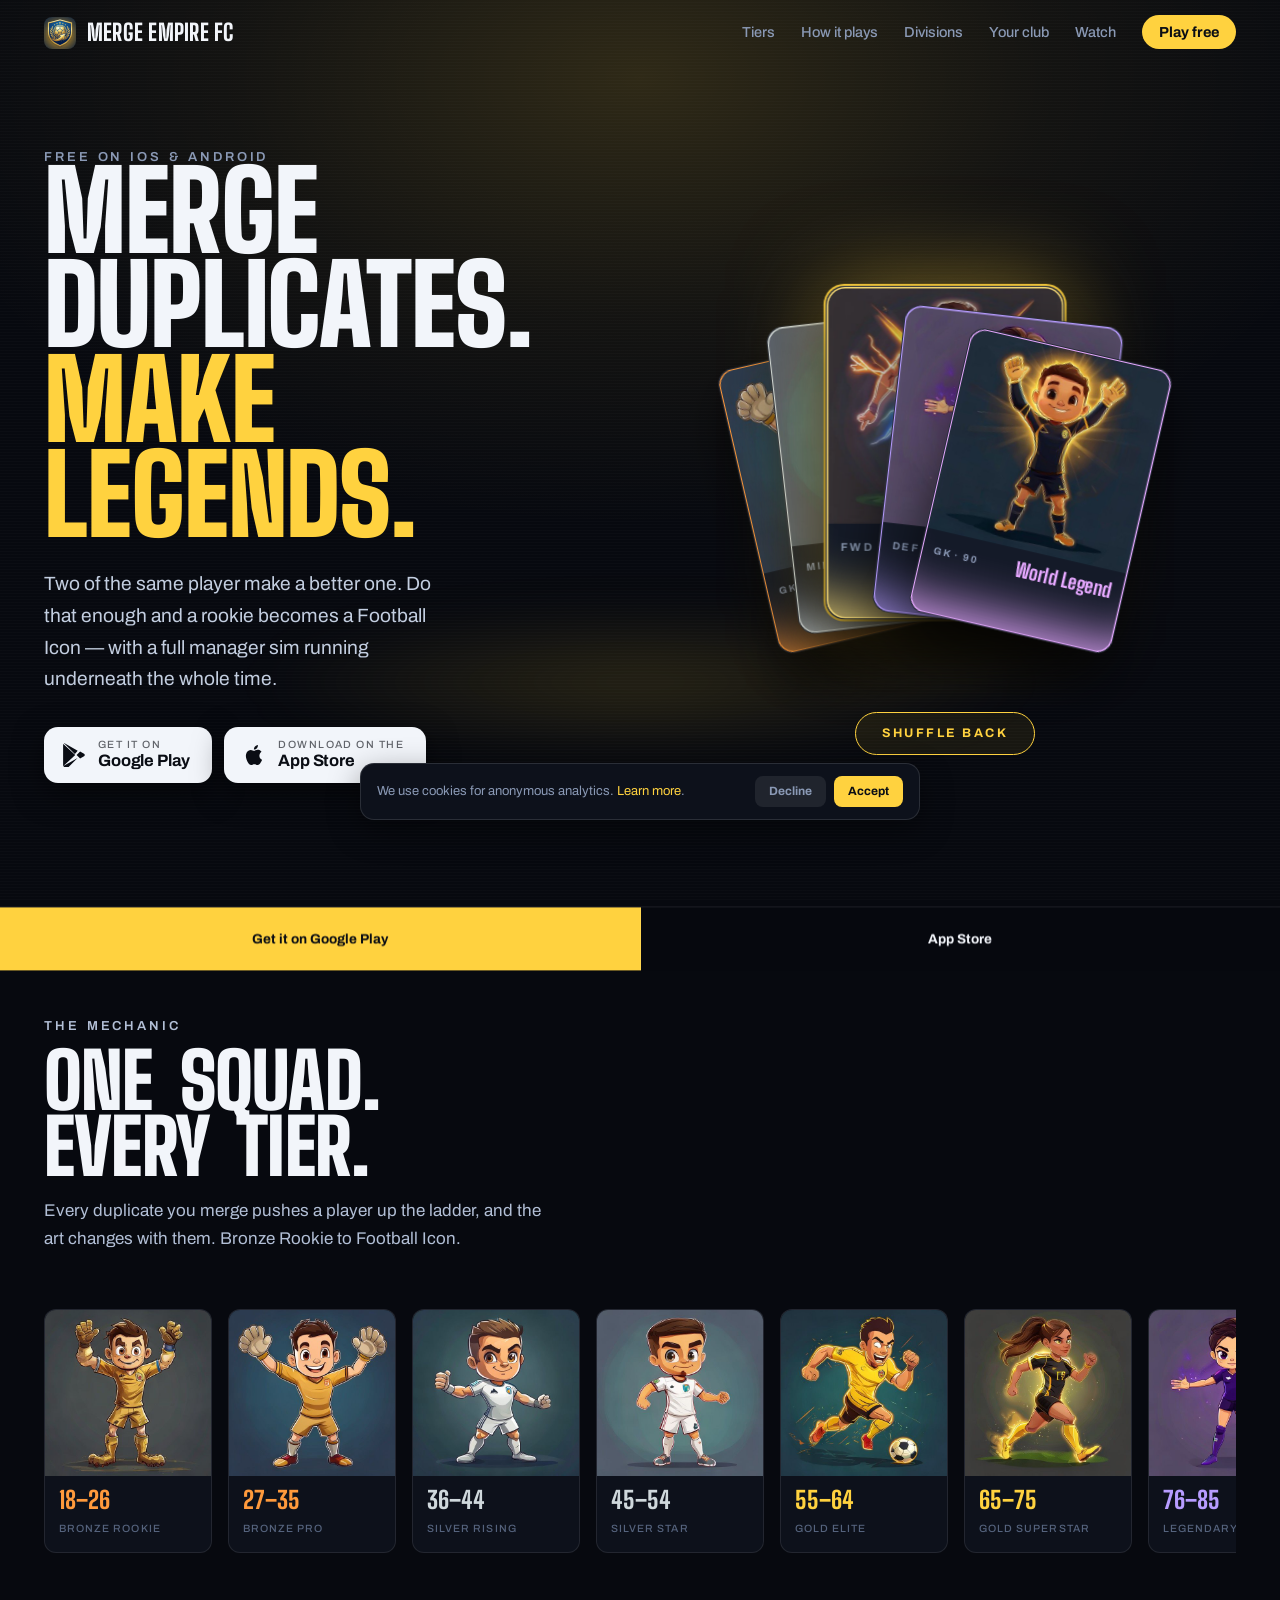
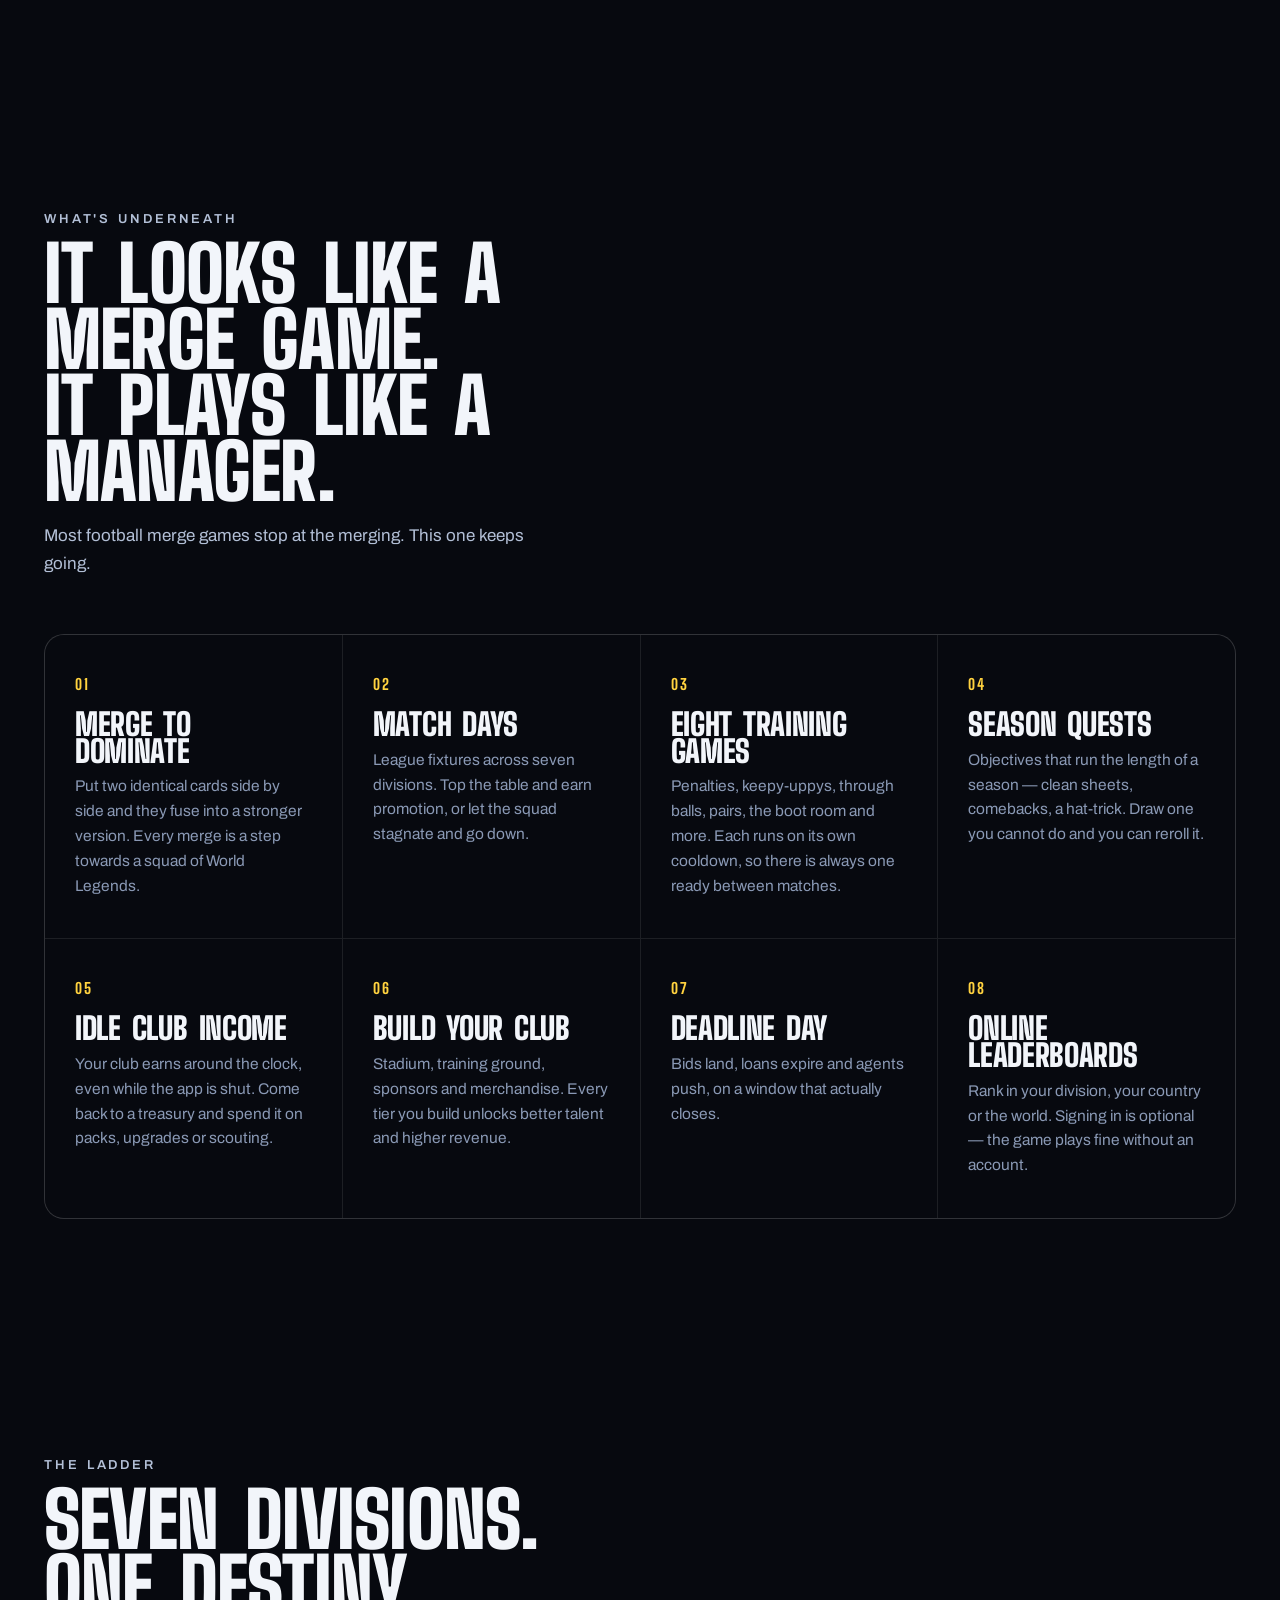
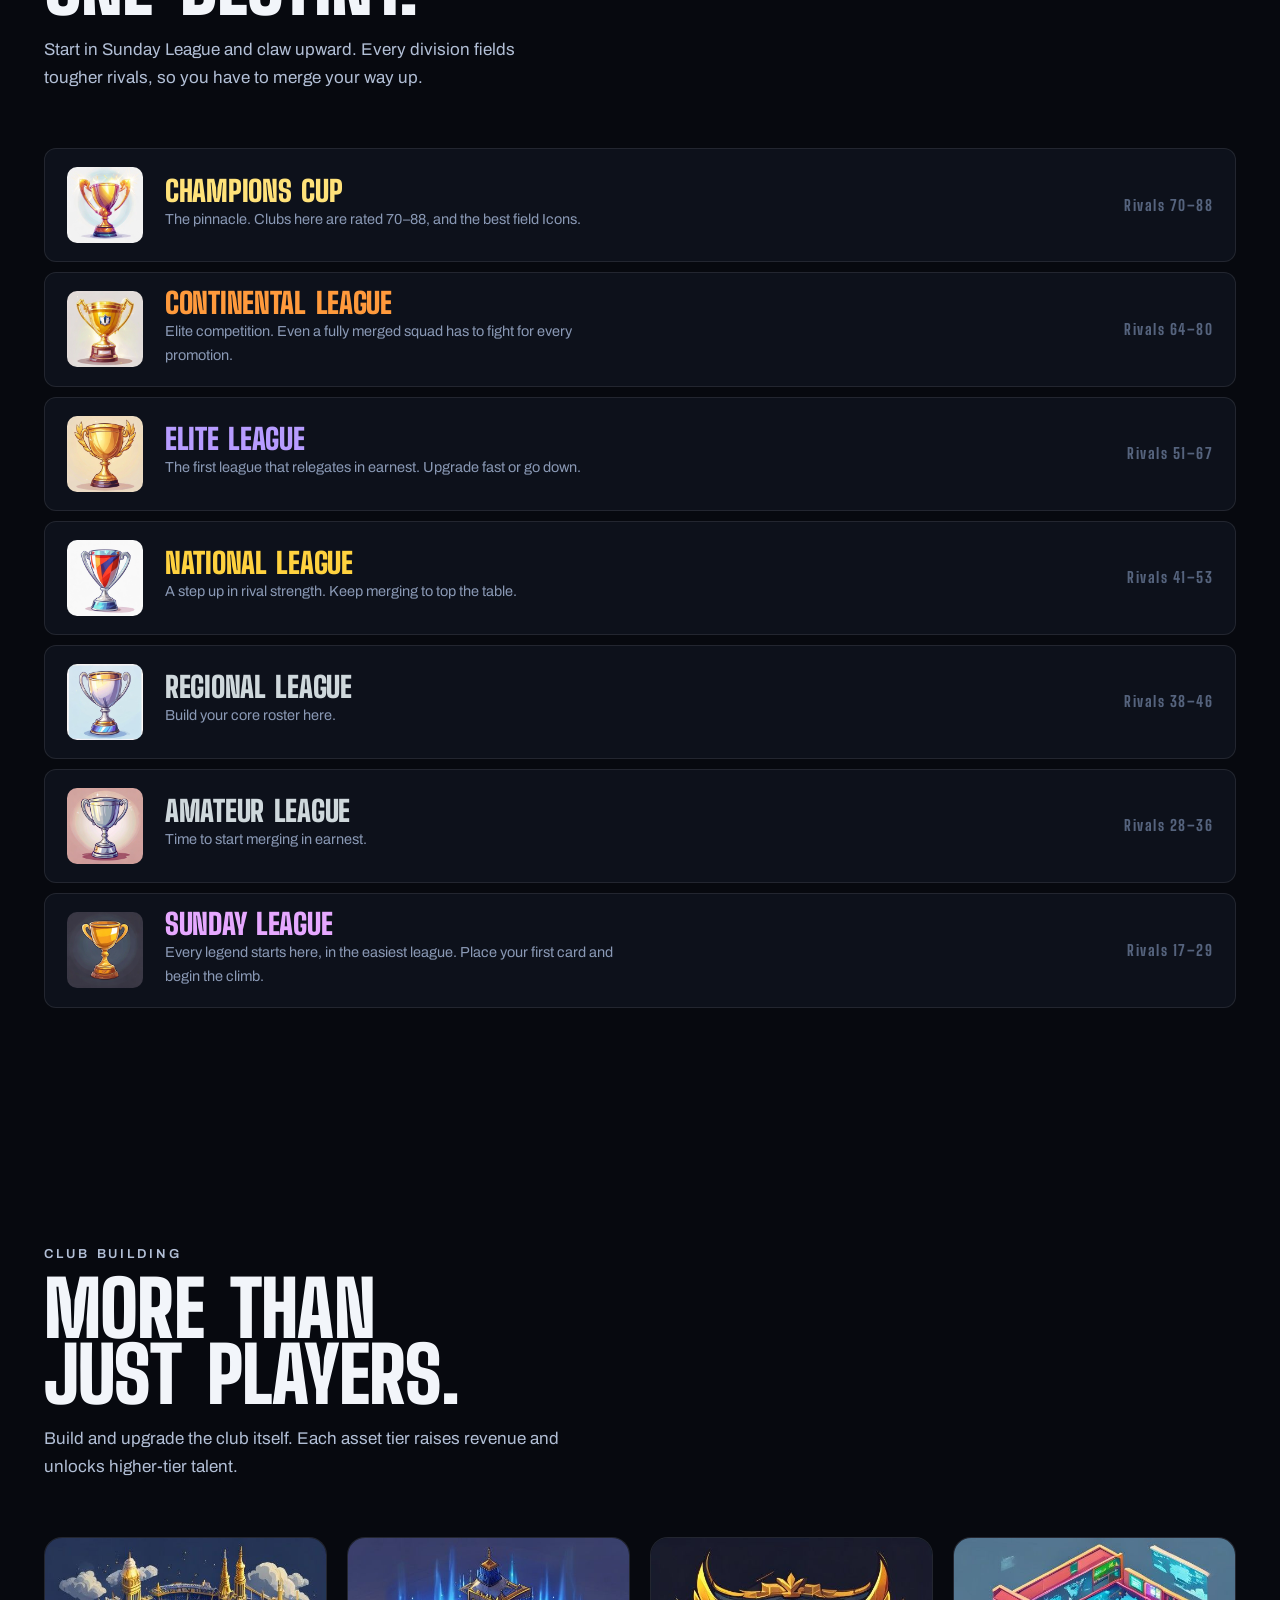
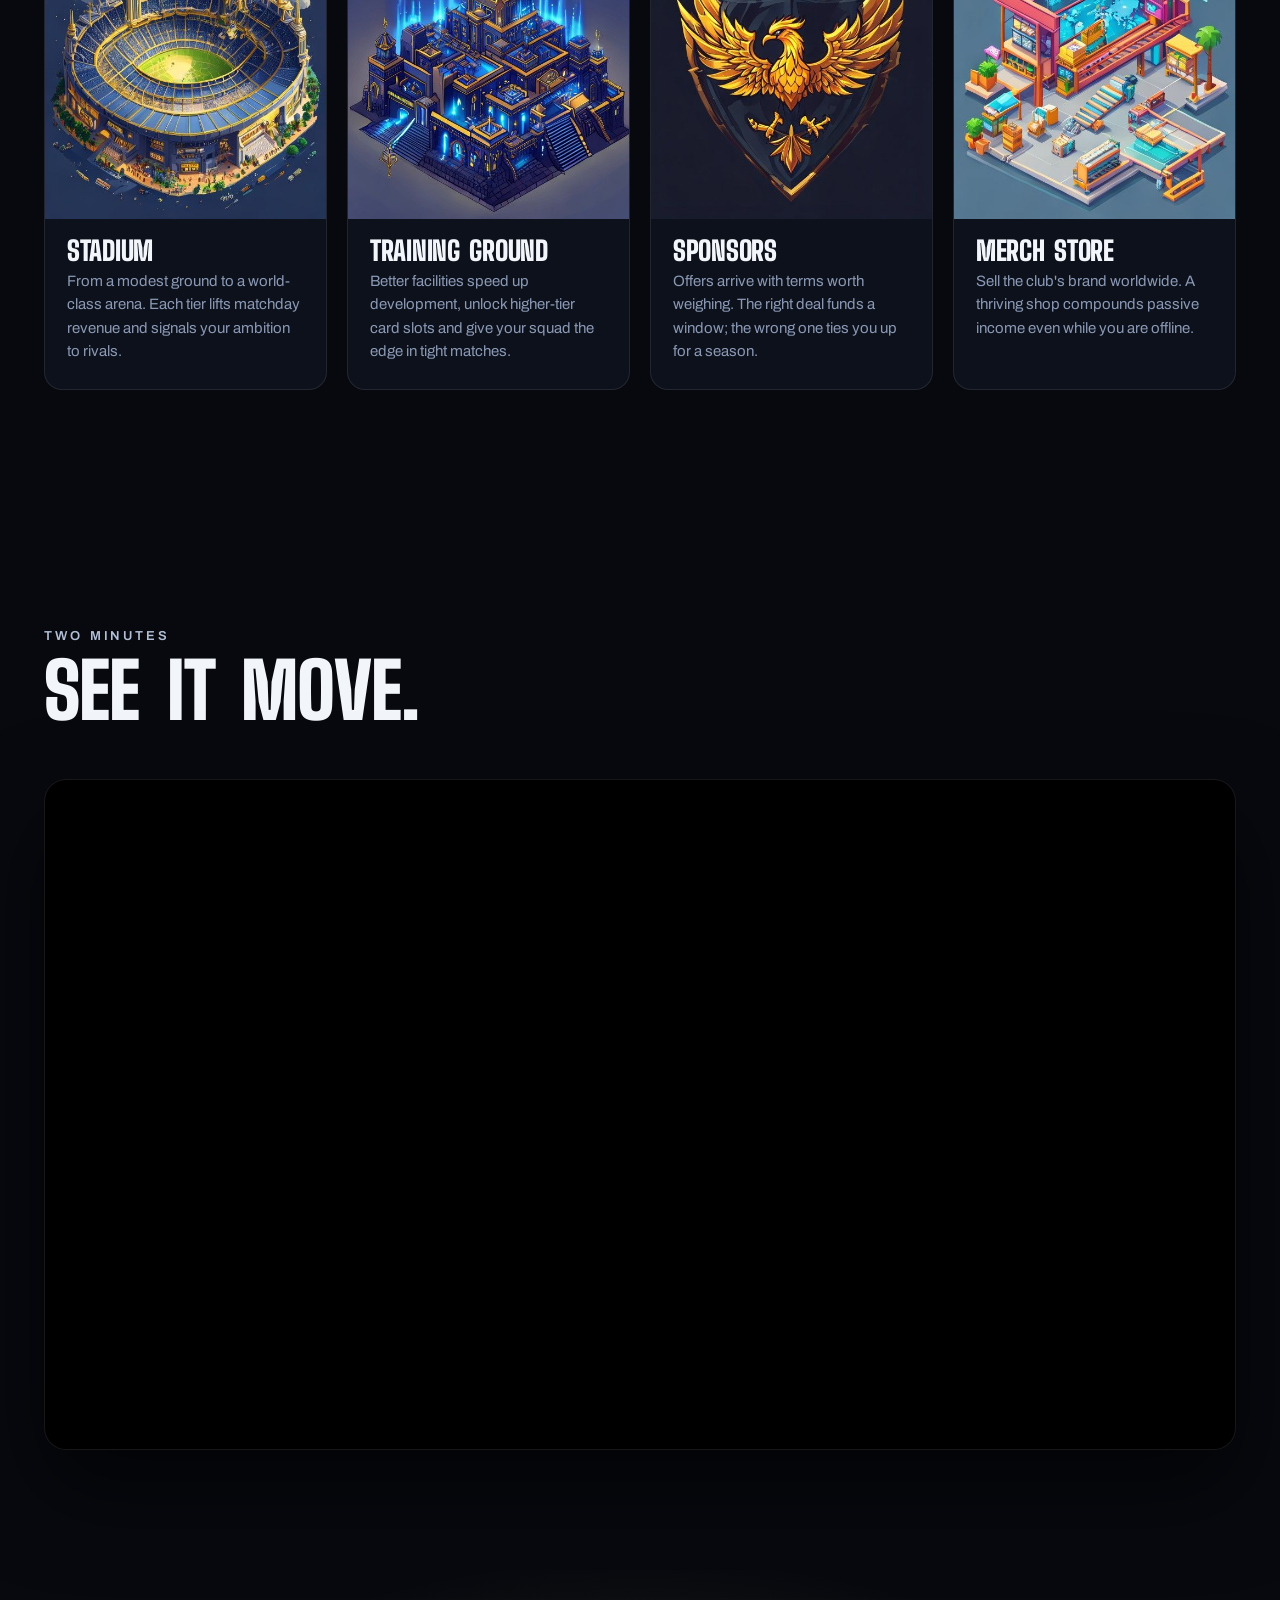
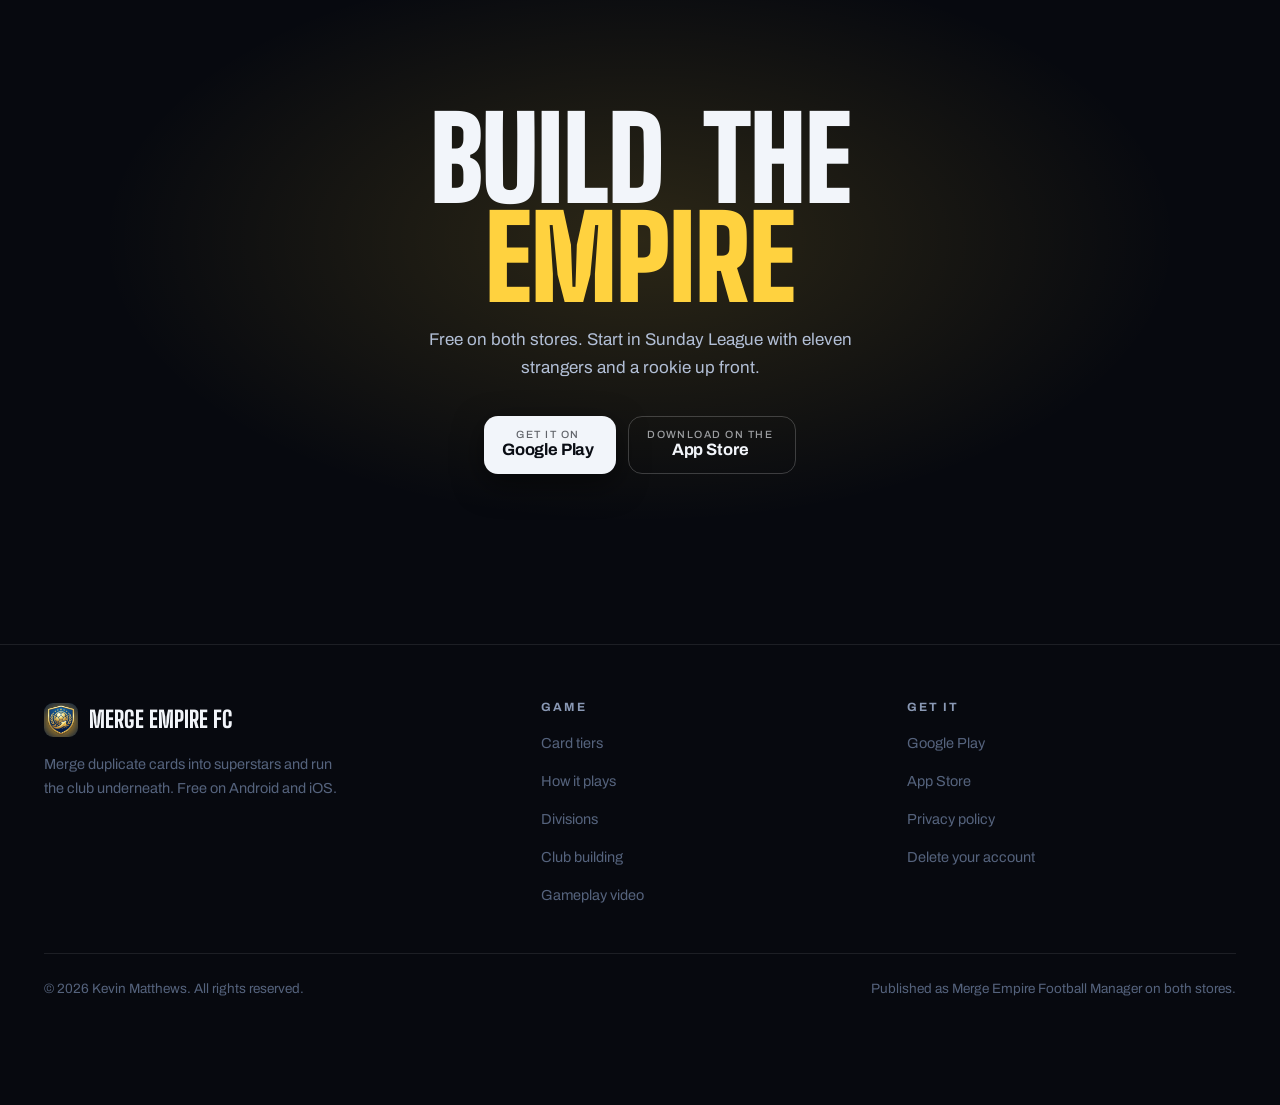
<file: index.html>
<!DOCTYPE html>
<html lang="en">
<head>
  <meta charset="UTF-8">
  <meta name="viewport" content="width=device-width, initial-scale=1.0">
  <link rel="canonical" href="https://www.mergeempirefc.co.uk/">
  <title>Merge Empire FC — Merge Duplicates. Make Legends.</title>
  <meta name="description" content="Merge duplicate football cards into superstars and run a real club underneath — seven divisions, deadline day, sponsors and cup runs. Free on Android &amp; iOS.">
  <meta name="theme-color" content="#07090f">

  <meta property="og:type" content="website">
  <meta property="og:title" content="Merge Empire FC — Merge Duplicates. Make Legends.">
  <meta property="og:description" content="A merge game with a manager sim underneath. Seven divisions, deadline day, cup runs. Free on Android &amp; iOS.">
  <meta property="og:image" content="assets/icon-512.png">
  <meta name="twitter:card" content="summary_large_image">
  <meta name="twitter:title" content="Merge Empire FC">
  <meta name="twitter:description" content="Merge duplicate football cards into superstars. Free on Android &amp; iOS.">
  <meta name="twitter:image" content="assets/icon-512.png">

  <link rel="icon" type="image/png" sizes="512x512" href="assets/icon-512.png">
  <link rel="apple-touch-icon" href="assets/icon-512.png">

  <link rel="preconnect" href="https://fonts.googleapis.com">
  <link rel="preconnect" href="https://fonts.gstatic.com" crossorigin>
  <link href="https://fonts.googleapis.com/css2?family=Big+Shoulders+Display:wght@600;800;900&family=Archivo:wght@400;500;600;700&display=swap" rel="stylesheet">
  <link rel="stylesheet" href="css/styles.css">

  <!-- Firebase Analytics (consent-gated) -->
  <script type="module" src="js/analytics.js"></script>
</head>
<body>

<nav class="navbar" id="navbar">
  <div class="nav-container">
    <a href="index.html" class="nav-logo"><img src="assets/icon-512.png" alt=""> Merge Empire FC</a>
    <button class="nav-toggle" id="navToggle" aria-label="Toggle navigation" aria-expanded="false"><span></span><span></span><span></span></button>
    <ul class="nav-links" id="navLinks">
      <li><a href="#tiers">Tiers</a></li>
      <li><a href="#play">How it plays</a></li>
      <li><a href="#divisions">Divisions</a></li>
      <li><a href="#club">Your club</a></li>
      <li><a href="#watch">Watch</a></li>
      <li><a href="https://play.google.com/store/apps/details?id=com.mergeempirefc.app" class="nav-cta" target="_blank" rel="noopener">Play free</a></li>
    </ul>
  </div>
</nav>

<header class="arena" id="top">
  <div class="floor"></div>
  <div class="container hero-grid">
    <div>
      <p class="eyebrow">Free on iOS &amp; Android</p>
      <h1 class="hero-title"><span>Merge</span><span>duplicates.</span><span class="gold">Make legends.</span></h1>
      <p class="hero-sub">Two of the same player make a better one. Do that enough and a rookie becomes a Football Icon — with a full manager sim running underneath the whole time.</p>

      <div class="stores">
        <a class="store" href="https://play.google.com/store/apps/details?id=com.mergeempirefc.app" target="_blank" rel="noopener">
          <svg viewBox="0 0 24 24" fill="currentColor" width="24" height="24" aria-hidden="true"><path d="M22.018 13.298l-3.919 2.218-3.515-3.493 3.543-3.521 3.891 2.202a1.49 1.49 0 0 1 0 2.594zM1.337.924a1.49 1.49 0 0 0-.227.906v20.34a1.49 1.49 0 0 0 .227.906l11.908-11.14zm11.553 10.15l-11.48-11.48 14.277 8.087zM1.337 23.076l14.277-8.087-11.48 11.48z"/></svg>
          <span><small>Get it on</small><strong>Google Play</strong></span>
        </a>
        <a class="store" href="https://apps.apple.com/gb/app/merge-empire-fc/id6766095870" target="_blank" rel="noopener">
          <svg viewBox="0 0 24 24" fill="currentColor" width="24" height="24" aria-hidden="true"><path d="M18.71 19.5c-.83 1.24-1.71 2.45-3.05 2.47-1.34.03-1.77-.79-3.29-.79-1.53 0-2 .77-3.27.82-1.31.05-2.3-1.32-3.14-2.53C4.25 17 2.94 12.45 4.7 9.39c.87-1.52 2.43-2.48 4.12-2.51 1.28-.02 2.5.87 3.29.87.78 0 2.26-1.07 3.8-.91.65.03 2.47.26 3.64 1.98-.09.06-2.17 1.28-2.15 3.81.03 3.02 2.65 4.03 2.68 4.04-.03.07-.42 1.44-1.38 2.83M13 3.5c.73-.83 1.94-1.46 2.94-1.5.13 1.17-.34 2.35-1.04 3.19-.69.85-1.83 1.51-2.95 1.42-.15-1.15.41-2.35 1.05-3.11z"/></svg>
          <span><small>Download on the</small><strong>App Store</strong></span>
        </a>
      </div>

    </div>

    <div class="pack" id="pack">
      <div class="card t-bronze"><img src="assets/players/GK_t2_m.png" alt="A Bronze Pro goalkeeper card, rated 31"><div class="meta"><span class="pos">GK &middot; 31</span><span class="tier">Bronze</span></div></div>
      <div class="card t-silver"><img src="assets/players/MID_t4_m.png" alt="A Silver Star midfielder card, rated 50"><div class="meta"><span class="pos">MID &middot; 50</span><span class="tier">Silver</span></div></div>
      <div class="card t-ultimate" data-hero><img src="assets/players/FWD_t9_m.png" alt="A Football Icon forward card, rated 100"><div class="meta"><span class="pos">FWD &middot; 100</span><span class="tier">Football Icon</span></div></div>
      <div class="card t-champion"><img src="assets/players/DEF_t7_f.png" alt="A Legendary Icon defender card, rated 80"><div class="meta"><span class="pos">DEF &middot; 80</span><span class="tier">Legendary Icon</span></div></div>
      <div class="card t-legend"><img src="assets/players/GK_t8_m.png" alt="A World Legend goalkeeper card, rated 90"><div class="meta"><span class="pos">GK &middot; 90</span><span class="tier">World Legend</span></div></div>
      <button class="deal" id="deal">Open the pack</button>
    </div>
  </div>
</header>

<section id="tiers">
  <div class="container">
    <div class="sec-head">
      <p class="eyebrow">The mechanic</p>
      <h2>One squad.<br>Every tier.</h2>
      <p>Every duplicate you merge pushes a player up the ladder, and the art changes with them. Bronze Rookie to Football Icon.</p>
    </div>
    <div class="ladder" id="ladder">
      <div class="rung t-bronze"><img src="assets/players/GK_t1_m.png" alt="Bronze Rookie goalkeeper" loading="lazy"><div class="lab"><b>18&ndash;26</b><span>Bronze Rookie</span></div></div>
      <div class="rung t-bronze"><img src="assets/players/GK_t2_m.png" alt="Bronze Pro goalkeeper" loading="lazy"><div class="lab"><b>27&ndash;35</b><span>Bronze Pro</span></div></div>
      <div class="rung t-silver"><img src="assets/players/DEF_t3_m.png" alt="Silver Rising defender" loading="lazy"><div class="lab"><b>36&ndash;44</b><span>Silver Rising</span></div></div>
      <div class="rung t-silver"><img src="assets/players/MID_t4_m.png" alt="Silver Star midfielder" loading="lazy"><div class="lab"><b>45&ndash;54</b><span>Silver Star</span></div></div>
      <div class="rung t-gold"><img src="assets/players/FWD_t5_m.png" alt="Gold Elite forward" loading="lazy"><div class="lab"><b>55&ndash;64</b><span>Gold Elite</span></div></div>
      <div class="rung t-gold"><img src="assets/players/MID_t6_f.png" alt="Gold Superstar midfielder" loading="lazy"><div class="lab"><b>65&ndash;75</b><span>Gold Superstar</span></div></div>
      <div class="rung t-champion"><img src="assets/players/DEF_t7_f.png" alt="Legendary Icon defender" loading="lazy"><div class="lab"><b>76&ndash;85</b><span>Legendary Icon</span></div></div>
      <div class="rung t-legend"><img src="assets/players/MID_t8_f.png" alt="World Legend midfielder" loading="lazy"><div class="lab"><b>86&ndash;95</b><span>World Legend</span></div></div>
      <div class="rung t-ultimate"><img src="assets/players/FWD_t9_f.png" alt="Football Icon forward" loading="lazy"><div class="lab"><b>100</b><span>Football Icon</span></div></div>
    </div>
  </div>
</section>

<section id="play">
  <div class="container">
    <div class="sec-head">
      <p class="eyebrow">What's underneath</p>
      <h2>It looks like a merge game.<br>It plays like a manager.</h2>
      <p>Most football merge games stop at the merging. This one keeps going.</p>
    </div>
    <div class="feats">
      <div class="feat"><span class="n">01</span><h3>Merge to dominate</h3><p>Put two identical cards side by side and they fuse into a stronger version. Every merge is a step towards a squad of World Legends.</p></div>
      <div class="feat"><span class="n">02</span><h3>Match days</h3><p>League fixtures across seven divisions. Top the table and earn promotion, or let the squad stagnate and go down.</p></div>
      <div class="feat"><span class="n">03</span><h3>Eight training games</h3><p>Penalties, keepy-uppys, through balls, pairs, the boot room and more. Each runs on its own cooldown, so there is always one ready between matches.</p></div>
      <div class="feat"><span class="n">04</span><h3>Season quests</h3><p>Objectives that run the length of a season &mdash; clean sheets, comebacks, a hat-trick. Draw one you cannot do and you can reroll it.</p></div>
      <div class="feat"><span class="n">05</span><h3>Idle club income</h3><p>Your club earns around the clock, even while the app is shut. Come back to a treasury and spend it on packs, upgrades or scouting.</p></div>
      <div class="feat"><span class="n">06</span><h3>Build your club</h3><p>Stadium, training ground, sponsors and merchandise. Every tier you build unlocks better talent and higher revenue.</p></div>
      <div class="feat"><span class="n">07</span><h3>Deadline day</h3><p>Bids land, loans expire and agents push, on a window that actually closes.</p></div>
      <div class="feat"><span class="n">08</span><h3>Online leaderboards</h3><p>Rank in your division, your country or the world. Signing in is optional &mdash; the game plays fine without an account.</p></div>
    </div>
  </div>
</section>

<section id="divisions">
  <div class="container">
    <div class="sec-head">
      <p class="eyebrow">The ladder</p>
      <h2>Seven divisions.<br>One destiny.</h2>
      <p>Start in Sunday League and claw upward. Every division fields tougher rivals, so you have to merge your way up.</p>
    </div>
    <div class="divs" id="divs">
      <div class="div-row" style="--d:var(--ultimate)"><img src="assets/trophies/champions_cup.png" alt="Champions Cup trophy" loading="lazy"><div><h3>Champions Cup</h3><p>The pinnacle. Clubs here are rated 70&ndash;88, and the best field Icons.</p></div><span class="div-rank">Rivals 70&ndash;88</span></div>
      <div class="div-row" style="--d:var(--bronze)"><img src="assets/trophies/continental.png" alt="Continental League trophy" loading="lazy"><div><h3>Continental League</h3><p>Elite competition. Even a fully merged squad has to fight for every promotion.</p></div><span class="div-rank">Rivals 64&ndash;80</span></div>
      <div class="div-row" style="--d:var(--champion)"><img src="assets/trophies/elite_league.png" alt="Elite League trophy" loading="lazy"><div><h3>Elite League</h3><p>The first league that relegates in earnest. Upgrade fast or go down.</p></div><span class="div-rank">Rivals 51&ndash;67</span></div>
      <div class="div-row" style="--d:var(--gold)"><img src="assets/trophies/national_league.png" alt="National League trophy" loading="lazy"><div><h3>National League</h3><p>A step up in rival strength. Keep merging to top the table.</p></div><span class="div-rank">Rivals 41&ndash;53</span></div>
      <div class="div-row" style="--d:var(--silver)"><img src="assets/trophies/regional_league.png" alt="Regional League trophy" loading="lazy"><div><h3>Regional League</h3><p>Build your core roster here.</p></div><span class="div-rank">Rivals 38&ndash;46</span></div>
      <div class="div-row" style="--d:var(--silver)"><img src="assets/trophies/amateur_cup.png" alt="Amateur League trophy" loading="lazy"><div><h3>Amateur League</h3><p>Time to start merging in earnest.</p></div><span class="div-rank">Rivals 28&ndash;36</span></div>
      <div class="div-row" style="--d:var(--legend)"><img src="assets/trophies/sunday_league.png" alt="Sunday League trophy" loading="lazy"><div><h3>Sunday League</h3><p>Every legend starts here, in the easiest league. Place your first card and begin the climb.</p></div><span class="div-rank">Rivals 17&ndash;29</span></div>
    </div>
  </div>
</section>

<section id="club">
  <div class="container">
    <div class="sec-head">
      <p class="eyebrow">Club building</p>
      <h2>More than<br>just players.</h2>
      <p>Build and upgrade the club itself. Each asset tier raises revenue and unlocks higher-tier talent.</p>
    </div>
    <div class="club" id="club-grid">
      <div class="asset"><img src="assets/club/STADIUM_t8.png" alt="A world-class stadium" loading="lazy"><div class="txt"><h3>Stadium</h3><p>From a modest ground to a world-class arena. Each tier lifts matchday revenue and signals your ambition to rivals.</p></div></div>
      <div class="asset"><img src="assets/club/TRAINING_t8.png" alt="An elite training ground" loading="lazy"><div class="txt"><h3>Training ground</h3><p>Better facilities speed up development, unlock higher-tier card slots and give your squad the edge in tight matches.</p></div></div>
      <div class="asset"><img src="assets/club/SPONSOR_t8.png" alt="A stadium sponsor board" loading="lazy"><div class="txt"><h3>Sponsors</h3><p>Offers arrive with terms worth weighing. The right deal funds a window; the wrong one ties you up for a season.</p></div></div>
      <div class="asset"><img src="assets/club/MERCH_t4.png" alt="A club merchandise store" loading="lazy"><div class="txt"><h3>Merch store</h3><p>Sell the club's brand worldwide. A thriving shop compounds passive income even while you are offline.</p></div></div>
    </div>
  </div>
</section>

<section id="watch">
  <div class="container">
    <div class="sec-head"><p class="eyebrow">Two minutes</p><h2>See it move.</h2></div>
    <div class="tube"><iframe src="https://www.youtube-nocookie.com/embed/TiQ95ilm3-I?rel=0" title="Merge Empire FC gameplay" loading="lazy" allow="accelerometer; clipboard-write; encrypted-media; gyroscope; picture-in-picture" allowfullscreen></iframe></div>
  </div>
</section>

<section class="close" id="download">
  <div class="container">
    <h2>Build the<br><span style="color:var(--gold)">empire</span></h2>
    <p>Free on both stores. Start in Sunday League with eleven strangers and a rookie up front.</p>
    <div class="stores">
      <a class="store" href="https://play.google.com/store/apps/details?id=com.mergeempirefc.app" target="_blank" rel="noopener"><span><small>Get it on</small><strong>Google Play</strong></span></a>
      <a class="store ghost" href="https://apps.apple.com/gb/app/merge-empire-fc/id6766095870" target="_blank" rel="noopener"><span><small>Download on the</small><strong>App Store</strong></span></a>
    </div>
  </div>
</section>

<footer>
  <div class="container">
    <div class="fgrid">
      <div>
        <a href="index.html" class="fbrand"><img src="assets/icon-512.png" alt=""> Merge Empire FC</a>
        <p>Merge duplicate cards into superstars and run the club underneath. Free on Android and iOS.</p>
      </div>
      <div class="fcol">
        <h4>Game</h4>
        <ul>
          <li><a href="#tiers">Card tiers</a></li>
          <li><a href="#play">How it plays</a></li>
          <li><a href="#divisions">Divisions</a></li>
          <li><a href="#club">Club building</a></li>
          <li><a href="#watch">Gameplay video</a></li>
        </ul>
      </div>
      <div class="fcol">
        <h4>Get it</h4>
        <ul>
          <li><a href="https://play.google.com/store/apps/details?id=com.mergeempirefc.app" target="_blank" rel="noopener">Google Play</a></li>
          <li><a href="https://apps.apple.com/gb/app/merge-empire-fc/id6766095870" target="_blank" rel="noopener">App Store</a></li>
          <li><a href="privacy-policy.html">Privacy policy</a></li>
          <li><a href="delete-account.html">Delete your account</a></li>
        </ul>
      </div>
    </div>
    <div class="fbase">
      <span>&copy; 2026 Kevin Matthews. All rights reserved.</span>
      <span>Published as Merge Empire Football Manager on both stores.</span>
    </div>
  </div>
</footer>

<nav class="bar" id="bar" aria-label="Get the game">
  <a class="pri" href="https://play.google.com/store/apps/details?id=com.mergeempirefc.app" target="_blank" rel="noopener">Get it on Google Play</a>
  <a href="https://apps.apple.com/gb/app/merge-empire-fc/id6766095870" target="_blank" rel="noopener">App Store</a>
</nav>

<script src="js/main.js"></script>
</body>
</html>
</file>
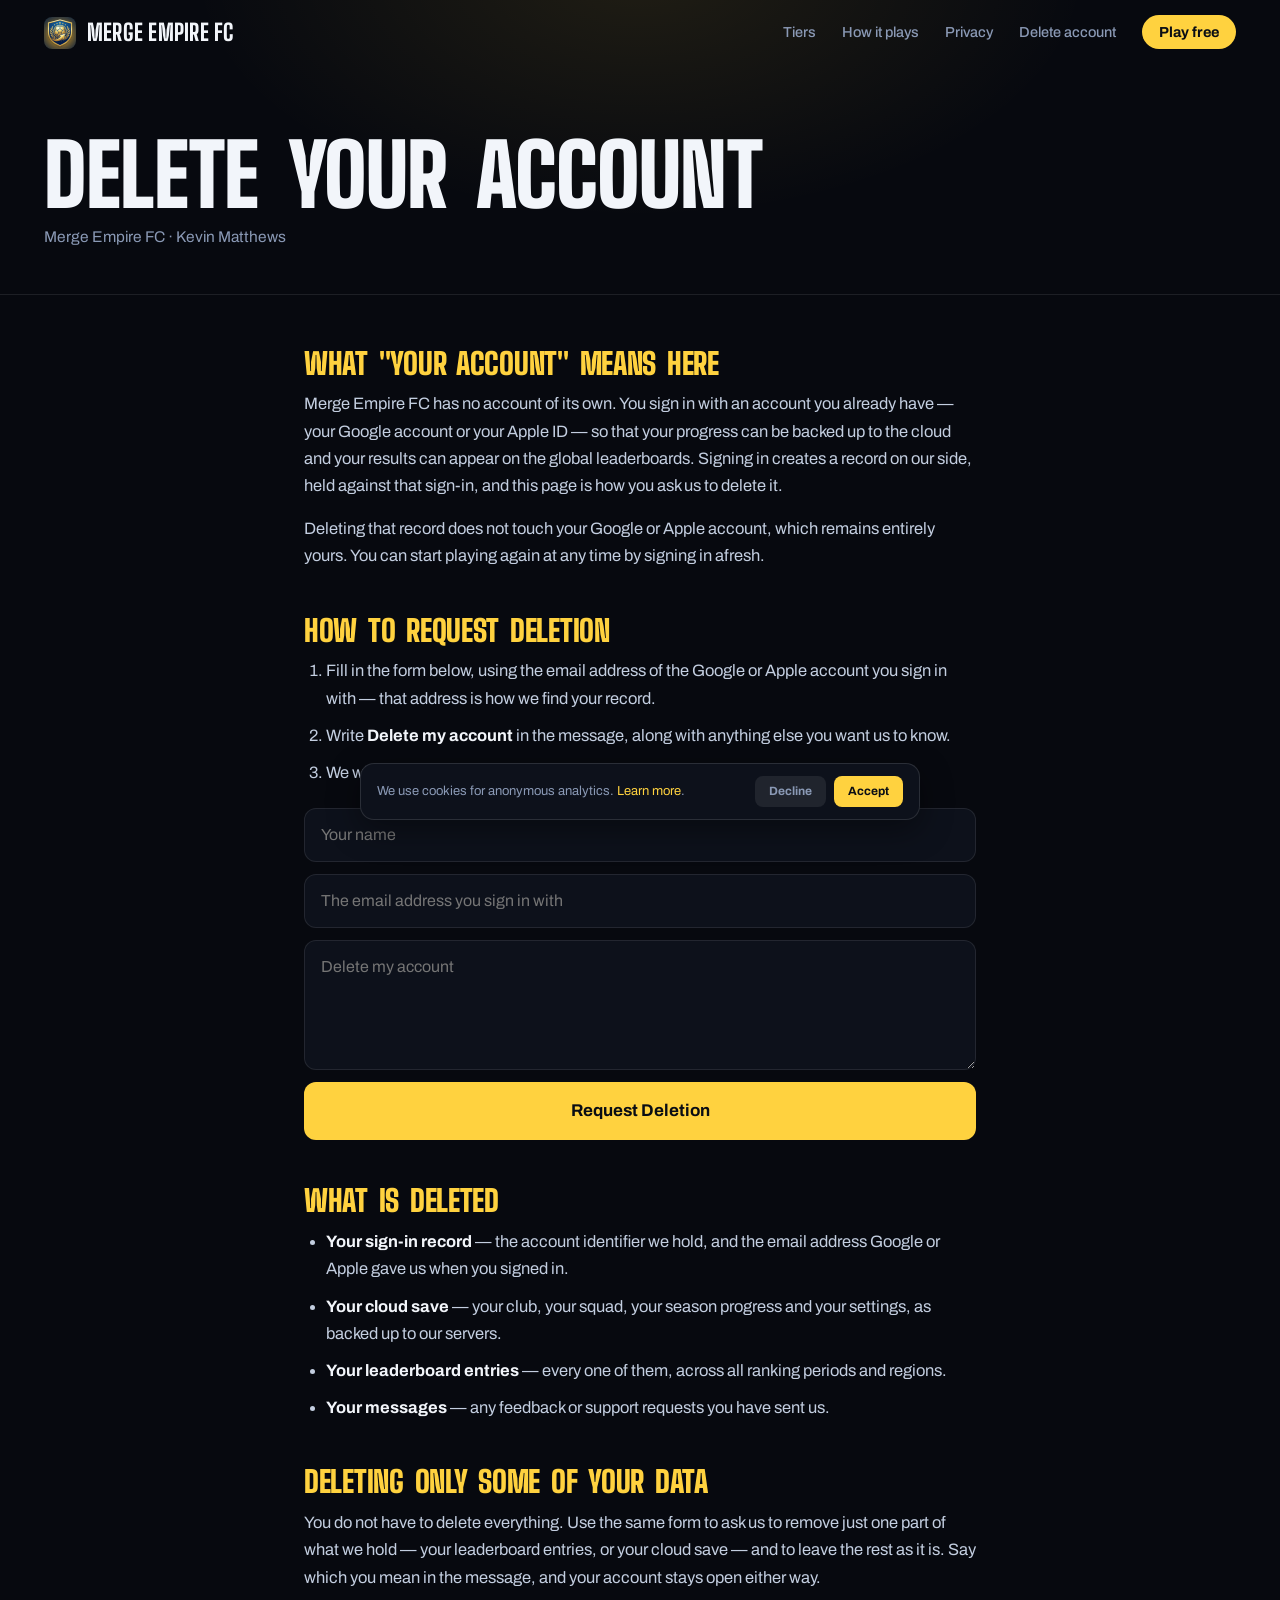
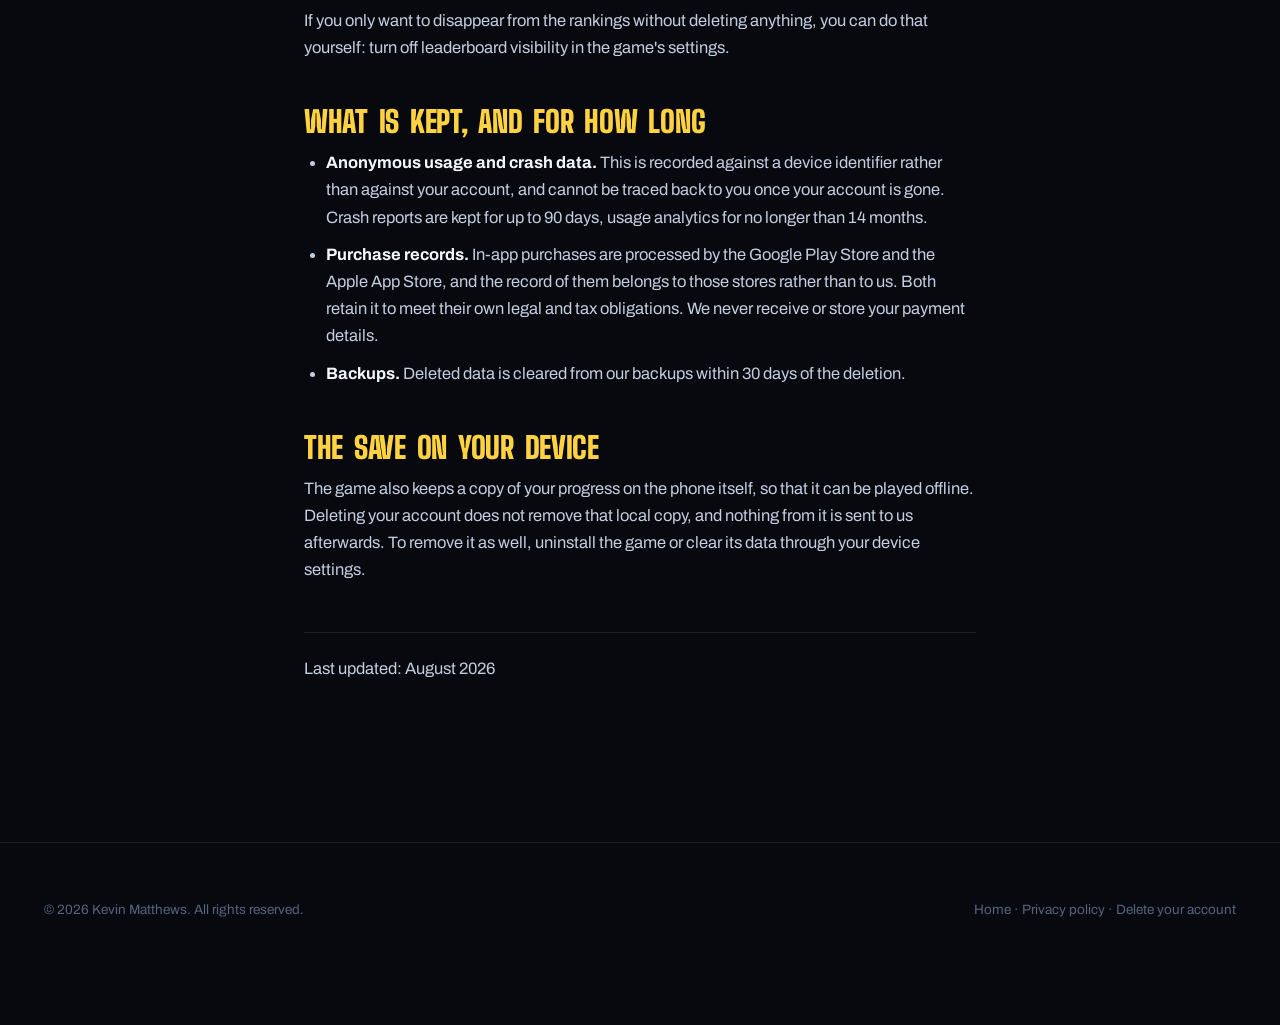
<file: delete-account.html>
<!DOCTYPE html>
<html lang="en">
<head>
  <meta charset="UTF-8">
  <meta name="viewport" content="width=device-width, initial-scale=1.0">
  <link rel="canonical" href="https://www.mergeempirefc.co.uk/delete-account.html">
  <title>Delete Your Account — Merge Empire FC</title>
  <meta name="description" content="How to request deletion of your Merge Empire FC account and the data stored against it.">
  <meta name="theme-color" content="#07090f">
  <link rel="icon" type="image/png" sizes="512x512" href="assets/icon-512.png">
  <link rel="apple-touch-icon" href="assets/icon-512.png">
  <link rel="preconnect" href="https://fonts.googleapis.com">
  <link rel="preconnect" href="https://fonts.gstatic.com" crossorigin>
  <link href="https://fonts.googleapis.com/css2?family=Big+Shoulders+Display:wght@600;800;900&family=Archivo:wght@400;500;600;700&display=swap" rel="stylesheet">
  <link rel="stylesheet" href="css/styles.css">

  <!-- Firebase Analytics (consent-gated) -->
  <script type="module" src="js/analytics.js"></script>
</head>
<body>

<nav class="navbar scrolled" id="navbar">
  <div class="nav-container">
    <a href="index.html" class="nav-logo"><img src="assets/icon-512.png" alt=""> Merge Empire FC</a>
    <button class="nav-toggle" id="navToggle" aria-label="Toggle navigation" aria-expanded="false"><span></span><span></span><span></span></button>
    <ul class="nav-links" id="navLinks">
      <li><a href="index.html#tiers">Tiers</a></li>
      <li><a href="index.html#play">How it plays</a></li>
      <li><a href="privacy-policy.html">Privacy</a></li>
      <li><a href="delete-account.html">Delete account</a></li>
      <li><a href="https://play.google.com/store/apps/details?id=com.mergeempirefc.app" class="nav-cta" target="_blank" rel="noopener">Play free</a></li>
    </ul>
  </div>
</nav>

<header class="doc-hero">
  <div class="container">
    <h1>Delete your account</h1>
    <p>Merge Empire FC &middot; Kevin Matthews</p>
  </div>
</header>

<main class="doc">


    <h2>What "your account" means here</h2>
    <p>Merge Empire FC has no account of its own. You sign in with an account you already have — your Google account or your Apple ID — so that your progress can be backed up to the cloud and your results can appear on the global leaderboards. Signing in creates a record on our side, held against that sign-in, and this page is how you ask us to delete it.</p>
    <p>Deleting that record does not touch your Google or Apple account, which remains entirely yours. You can start playing again at any time by signing in afresh.</p>

    <h2>How to request deletion</h2>
    <ol>
      <li>Fill in the form below, using the email address of the Google or Apple account you sign in with — that address is how we find your record.</li>
      <li>Write <strong>Delete my account</strong> in the message, along with anything else you want us to know.</li>
      <li>We will delete your data and confirm by reply, within 30 days of the request.</li>
    </ol>

    <form class="form" action="https://formspree.io/f/mgorzbnz" method="POST">
      <input type="text" name="name" placeholder="Your name" required autocomplete="name">
      <input type="email" name="email" placeholder="The email address you sign in with" required autocomplete="email">
      <textarea name="message" placeholder="Delete my account" required></textarea>
      <input type="hidden" name="_subject" value="Merge Empire FC — Account Deletion Request">
      <button type="submit">Request Deletion</button>
    </form>
    <div class="form-success" id="form-success">&#10003; Request sent. We&rsquo;ll confirm by email once your data has been deleted.</div>

    <h2>What is deleted</h2>
    <ul>
      <li><strong>Your sign-in record</strong> — the account identifier we hold, and the email address Google or Apple gave us when you signed in.</li>
      <li><strong>Your cloud save</strong> — your club, your squad, your season progress and your settings, as backed up to our servers.</li>
      <li><strong>Your leaderboard entries</strong> — every one of them, across all ranking periods and regions.</li>
      <li><strong>Your messages</strong> — any feedback or support requests you have sent us.</li>
    </ul>

    <h2>Deleting only some of your data</h2>
    <p>You do not have to delete everything. Use the same form to ask us to remove just one part of what we hold — your leaderboard entries, or your cloud save — and to leave the rest as it is. Say which you mean in the message, and your account stays open either way.</p>
    <p>If you only want to disappear from the rankings without deleting anything, you can do that yourself: turn off leaderboard visibility in the game's settings.</p>

    <h2>What is kept, and for how long</h2>
    <ul>
      <li><strong>Anonymous usage and crash data.</strong> This is recorded against a device identifier rather than against your account, and cannot be traced back to you once your account is gone. Crash reports are kept for up to 90 days, usage analytics for no longer than 14 months.</li>
      <li><strong>Purchase records.</strong> In-app purchases are processed by the Google Play Store and the Apple App Store, and the record of them belongs to those stores rather than to us. Both retain it to meet their own legal and tax obligations. We never receive or store your payment details.</li>
      <li><strong>Backups.</strong> Deleted data is cleared from our backups within 30 days of the deletion.</li>
    </ul>

    <h2>The save on your device</h2>
    <p>The game also keeps a copy of your progress on the phone itself, so that it can be played offline. Deleting your account does not remove that local copy, and nothing from it is sent to us afterwards. To remove it as well, uninstall the game or clear its data through your device settings.</p>
  <p class="doc-updated">Last updated: August 2026</p>
</main>

<footer>
  <div class="container">
    <div class="fbase" style="margin-top:0;padding-top:0;border-top:0">
      <span>&copy; 2026 Kevin Matthews. All rights reserved.</span>
      <span><a href="index.html">Home</a> &middot; <a href="privacy-policy.html">Privacy policy</a> &middot; <a href="delete-account.html">Delete your account</a></span>
    </div>
  </div>
</footer>

<script src="js/main.js"></script>
<script>
  // Formspree, submitted without leaving the page.
  const form = document.querySelector('.form');
  form?.addEventListener('submit', async (e) => {
    e.preventDefault();
    try {
      const res = await fetch(form.action, {
        method: 'POST', body: new FormData(form), headers: { Accept: 'application/json' }
      });
      if (res.ok) {
        form.style.display = 'none';
        document.getElementById('form-success').style.display = 'block';
      } else { form.submit(); }
    } catch (_) { form.submit(); }
  });
</script>
</body>
</html>
</file>
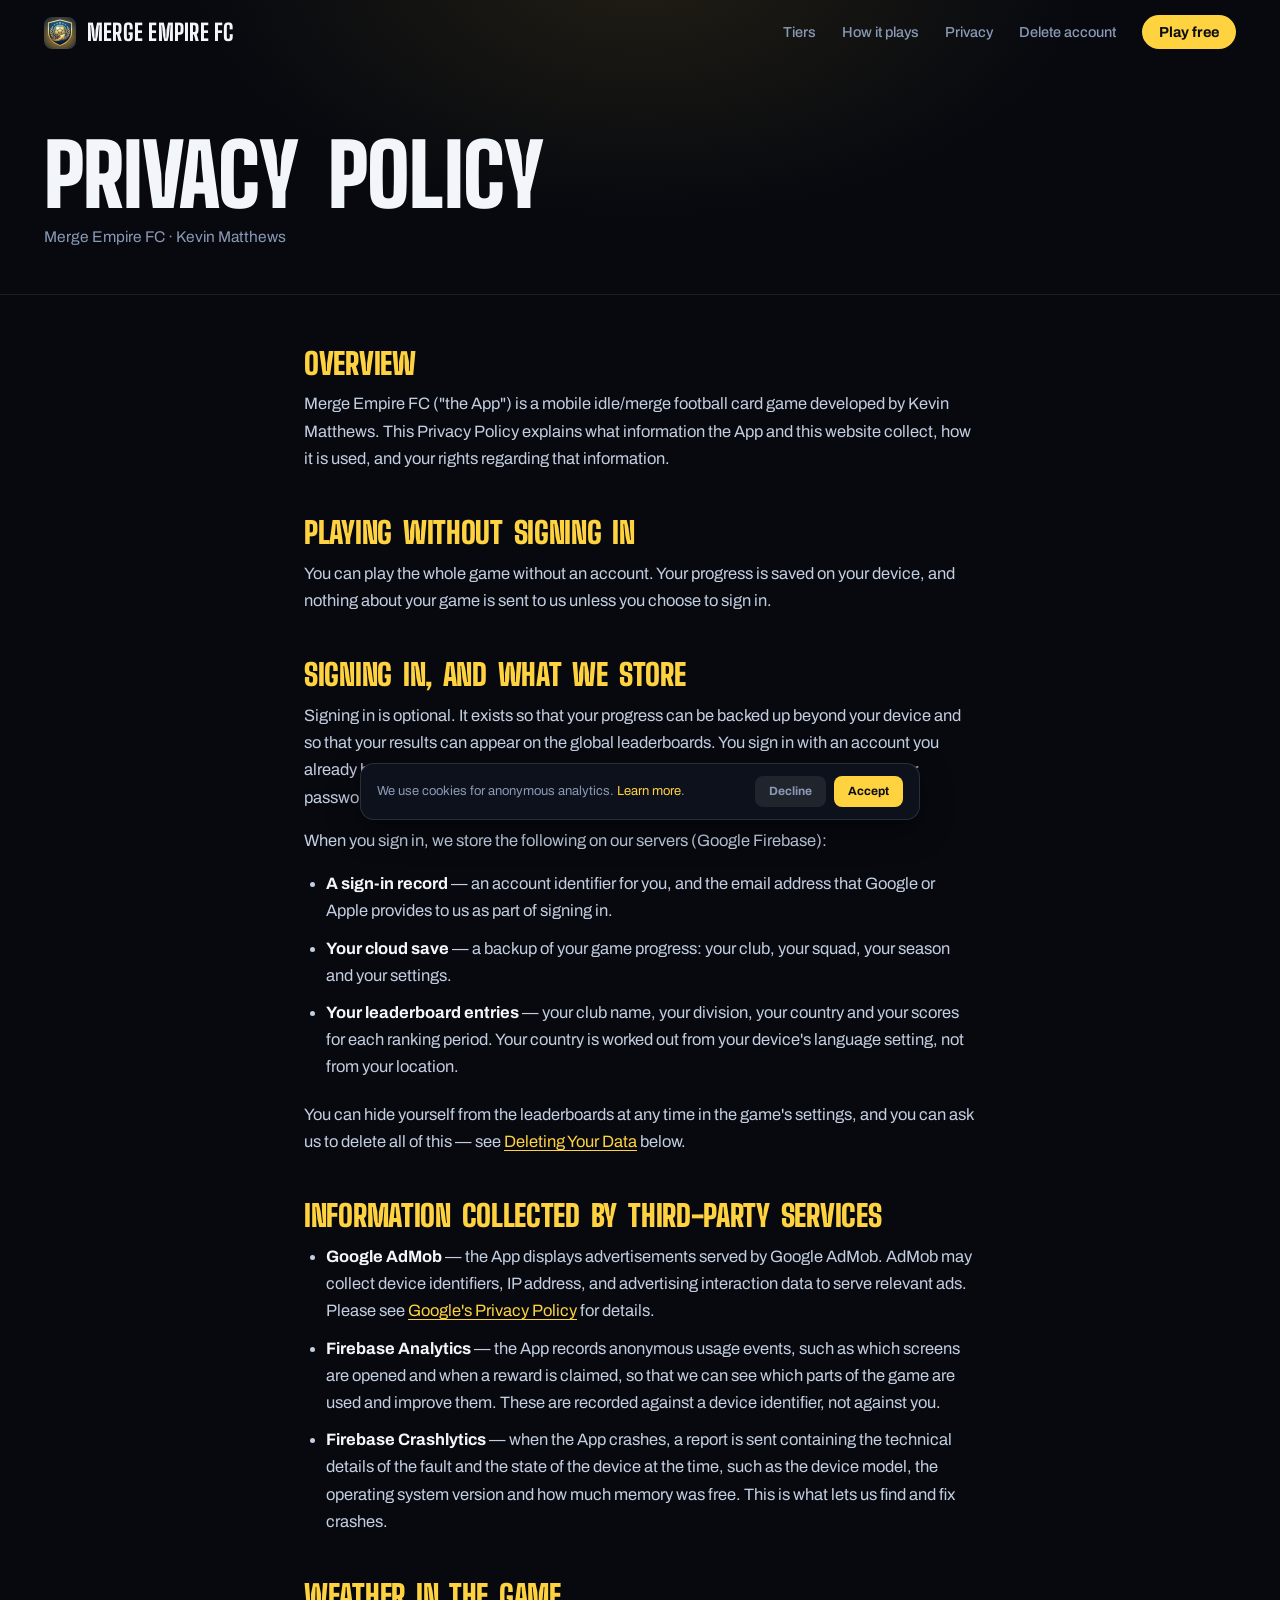
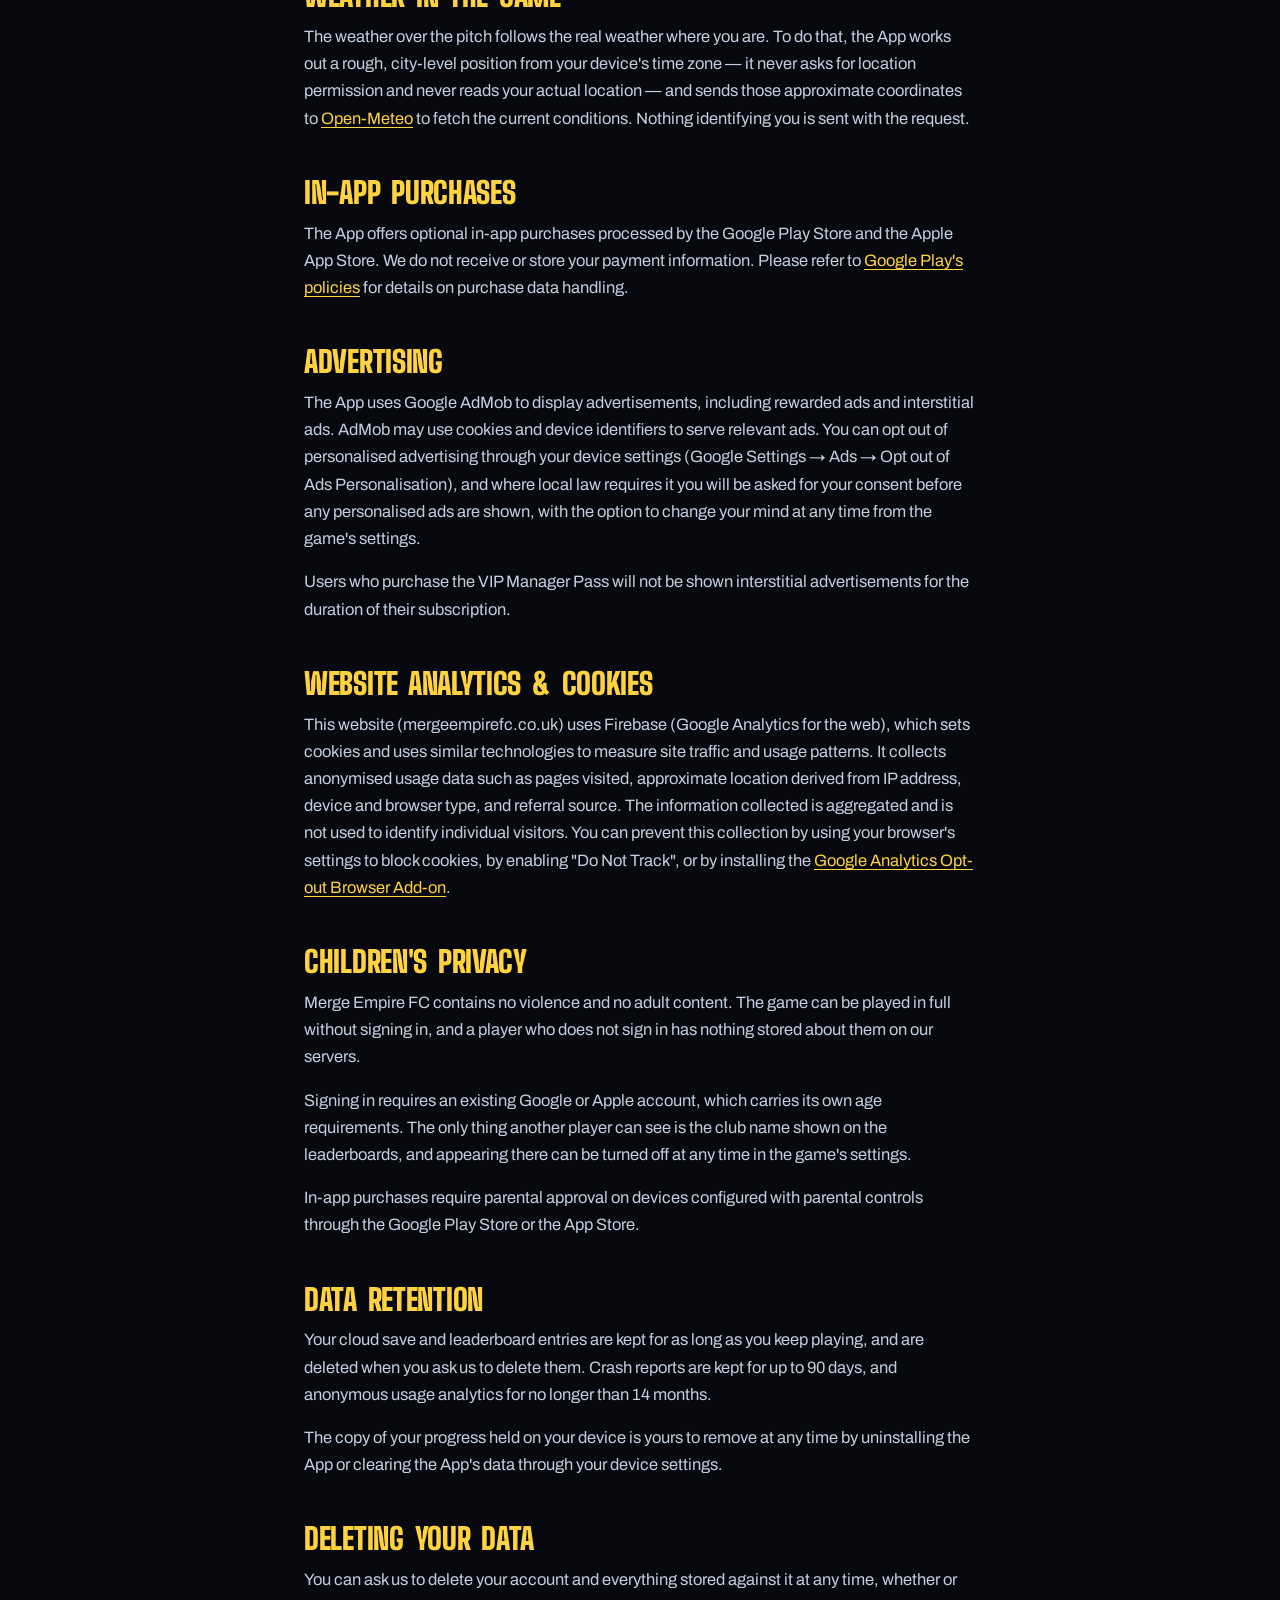
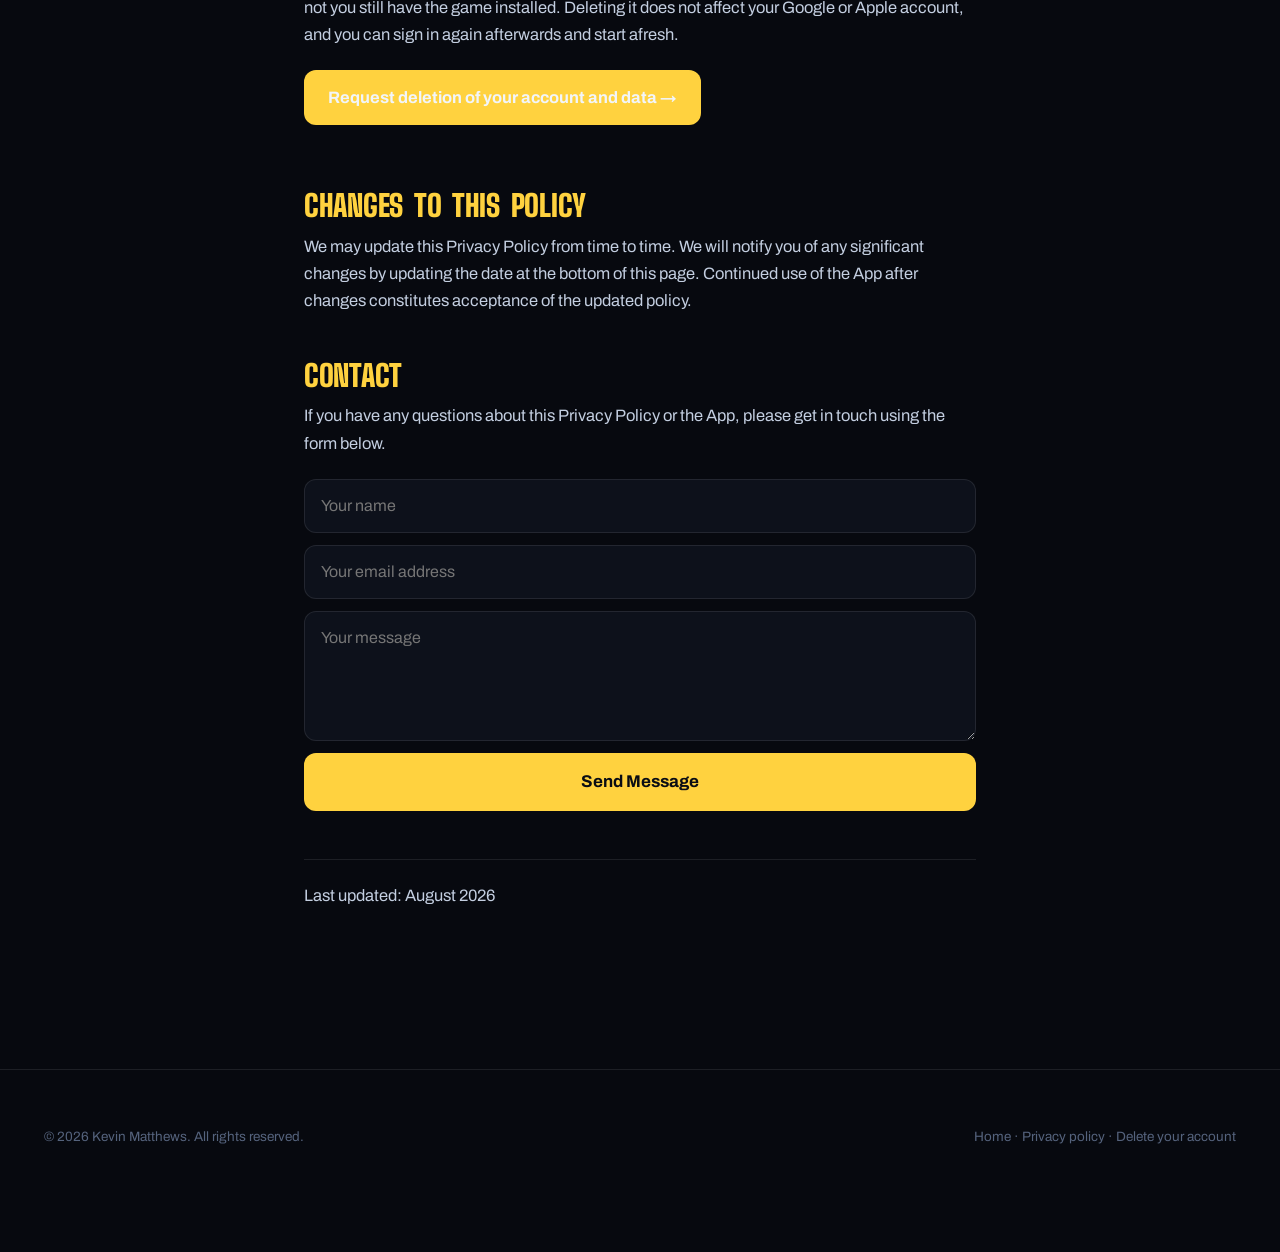
<file: privacy-policy.html>
<!DOCTYPE html>
<html lang="en">
<head>
  <meta charset="UTF-8">
  <meta name="viewport" content="width=device-width, initial-scale=1.0">
  <link rel="canonical" href="https://www.mergeempirefc.co.uk/privacy-policy.html">
  <title>Privacy Policy — Merge Empire FC</title>
  <meta name="description" content="What Merge Empire FC collects, why, and how to have it deleted.">
  <meta name="theme-color" content="#07090f">
  <link rel="icon" type="image/png" sizes="512x512" href="assets/icon-512.png">
  <link rel="apple-touch-icon" href="assets/icon-512.png">
  <link rel="preconnect" href="https://fonts.googleapis.com">
  <link rel="preconnect" href="https://fonts.gstatic.com" crossorigin>
  <link href="https://fonts.googleapis.com/css2?family=Big+Shoulders+Display:wght@600;800;900&family=Archivo:wght@400;500;600;700&display=swap" rel="stylesheet">
  <link rel="stylesheet" href="css/styles.css">

  <!-- Firebase Analytics (consent-gated) -->
  <script type="module" src="js/analytics.js"></script>
</head>
<body>

<nav class="navbar scrolled" id="navbar">
  <div class="nav-container">
    <a href="index.html" class="nav-logo"><img src="assets/icon-512.png" alt=""> Merge Empire FC</a>
    <button class="nav-toggle" id="navToggle" aria-label="Toggle navigation" aria-expanded="false"><span></span><span></span><span></span></button>
    <ul class="nav-links" id="navLinks">
      <li><a href="index.html#tiers">Tiers</a></li>
      <li><a href="index.html#play">How it plays</a></li>
      <li><a href="privacy-policy.html">Privacy</a></li>
      <li><a href="delete-account.html">Delete account</a></li>
      <li><a href="https://play.google.com/store/apps/details?id=com.mergeempirefc.app" class="nav-cta" target="_blank" rel="noopener">Play free</a></li>
    </ul>
  </div>
</nav>

<header class="doc-hero">
  <div class="container">
    <h1>Privacy policy</h1>
    <p>Merge Empire FC &middot; Kevin Matthews</p>
  </div>
</header>

<main class="doc">


    <h2>Overview</h2>
    <p>Merge Empire FC ("the App") is a mobile idle/merge football card game developed by Kevin Matthews. This Privacy Policy explains what information the App and this website collect, how it is used, and your rights regarding that information.</p>

    <h2>Playing Without Signing In</h2>
    <p>You can play the whole game without an account. Your progress is saved on your device, and nothing about your game is sent to us unless you choose to sign in.</p>

    <h2>Signing In, and What We Store</h2>
    <p>Signing in is optional. It exists so that your progress can be backed up beyond your device and so that your results can appear on the global leaderboards. You sign in with an account you already have — your Google account or your Apple ID — and we never see or store your password.</p>
    <p>When you sign in, we store the following on our servers (Google Firebase):</p>
    <ul>
      <li><strong>A sign-in record</strong> — an account identifier for you, and the email address that Google or Apple provides to us as part of signing in.</li>
      <li><strong>Your cloud save</strong> — a backup of your game progress: your club, your squad, your season and your settings.</li>
      <li><strong>Your leaderboard entries</strong> — your club name, your division, your country and your scores for each ranking period. Your country is worked out from your device's language setting, not from your location.</li>
    </ul>
    <p>You can hide yourself from the leaderboards at any time in the game's settings, and you can ask us to delete all of this — see <a href="delete-account.html">Deleting Your Data</a> below.</p>

    <h2>Information Collected by Third-Party Services</h2>
    <ul>
      <li><strong>Google AdMob</strong> — the App displays advertisements served by Google AdMob. AdMob may collect device identifiers, IP address, and advertising interaction data to serve relevant ads. Please see <a href="https://policies.google.com/privacy" target="_blank" rel="noopener noreferrer">Google's Privacy Policy</a> for details.</li>
      <li><strong>Firebase Analytics</strong> — the App records anonymous usage events, such as which screens are opened and when a reward is claimed, so that we can see which parts of the game are used and improve them. These are recorded against a device identifier, not against you.</li>
      <li><strong>Firebase Crashlytics</strong> — when the App crashes, a report is sent containing the technical details of the fault and the state of the device at the time, such as the device model, the operating system version and how much memory was free. This is what lets us find and fix crashes.</li>
    </ul>

    <h2>Weather in the Game</h2>
    <p>The weather over the pitch follows the real weather where you are. To do that, the App works out a rough, city-level position from your device's time zone — it never asks for location permission and never reads your actual location — and sends those approximate coordinates to <a href="https://open-meteo.com/" target="_blank" rel="noopener noreferrer">Open-Meteo</a> to fetch the current conditions. Nothing identifying you is sent with the request.</p>

    <h2>In-App Purchases</h2>
    <p>The App offers optional in-app purchases processed by the Google Play Store and the Apple App Store. We do not receive or store your payment information. Please refer to <a href="https://play.google.com/about/privacy-security-deception/" target="_blank" rel="noopener noreferrer">Google Play's policies</a> for details on purchase data handling.</p>

    <h2>Advertising</h2>
    <p>The App uses Google AdMob to display advertisements, including rewarded ads and interstitial ads. AdMob may use cookies and device identifiers to serve relevant ads. You can opt out of personalised advertising through your device settings (Google Settings → Ads → Opt out of Ads Personalisation), and where local law requires it you will be asked for your consent before any personalised ads are shown, with the option to change your mind at any time from the game's settings.</p>
    <p>Users who purchase the VIP Manager Pass will not be shown interstitial advertisements for the duration of their subscription.</p>

    <h2>Website Analytics &amp; Cookies</h2>
    <p>This website (mergeempirefc.co.uk) uses Firebase (Google Analytics for the web), which sets cookies and uses similar technologies to measure site traffic and usage patterns. It collects anonymised usage data such as pages visited, approximate location derived from IP address, device and browser type, and referral source. The information collected is aggregated and is not used to identify individual visitors. You can prevent this collection by using your browser's settings to block cookies, by enabling "Do Not Track", or by installing the <a href="https://tools.google.com/dlpage/gaoptout" target="_blank" rel="noopener noreferrer">Google Analytics Opt-out Browser Add-on</a>.</p>

    <h2>Children's Privacy</h2>
    <p>Merge Empire FC contains no violence and no adult content. The game can be played in full without signing in, and a player who does not sign in has nothing stored about them on our servers.</p>
    <p>Signing in requires an existing Google or Apple account, which carries its own age requirements. The only thing another player can see is the club name shown on the leaderboards, and appearing there can be turned off at any time in the game's settings.</p>
    <p>In-app purchases require parental approval on devices configured with parental controls through the Google Play Store or the App Store.</p>

    <h2>Data Retention</h2>
    <p>Your cloud save and leaderboard entries are kept for as long as you keep playing, and are deleted when you ask us to delete them. Crash reports are kept for up to 90 days, and anonymous usage analytics for no longer than 14 months.</p>
    <p>The copy of your progress held on your device is yours to remove at any time by uninstalling the App or clearing the App's data through your device settings.</p>

    <h2>Deleting Your Data</h2>
    <p>You can ask us to delete your account and everything stored against it at any time, whether or not you still have the game installed. Deleting it does not affect your Google or Apple account, and you can sign in again afterwards and start afresh.</p>
    <p><a class="doc-cta" href="delete-account.html"><strong>Request deletion of your account and data →</strong></a></p>

    <h2>Changes to This Policy</h2>
    <p>We may update this Privacy Policy from time to time. We will notify you of any significant changes by updating the date at the bottom of this page. Continued use of the App after changes constitutes acceptance of the updated policy.</p>

    <h2>Contact</h2>
    <p>If you have any questions about this Privacy Policy or the App, please get in touch using the form below.</p>

    <form class="form" action="https://formspree.io/f/mgorzbnz" method="POST">
      <input type="text" name="name" placeholder="Your name" required autocomplete="name">
      <input type="email" name="email" placeholder="Your email address" required autocomplete="email">
      <textarea name="message" placeholder="Your message" required></textarea>
      <input type="hidden" name="_subject" value="Merge Empire FC — Contact Form">
      <button type="submit">Send Message</button>
    </form>
    <div class="form-success" id="form-success">&#10003; Message sent! We'll get back to you soon.</div>
  <p class="doc-updated">Last updated: August 2026</p>
</main>

<footer>
  <div class="container">
    <div class="fbase" style="margin-top:0;padding-top:0;border-top:0">
      <span>&copy; 2026 Kevin Matthews. All rights reserved.</span>
      <span><a href="index.html">Home</a> &middot; <a href="privacy-policy.html">Privacy policy</a> &middot; <a href="delete-account.html">Delete your account</a></span>
    </div>
  </div>
</footer>

<script src="js/main.js"></script>
<script>
  // Formspree, submitted without leaving the page.
  const form = document.querySelector('.form');
  form?.addEventListener('submit', async (e) => {
    e.preventDefault();
    try {
      const res = await fetch(form.action, {
        method: 'POST', body: new FormData(form), headers: { Accept: 'application/json' }
      });
      if (res.ok) {
        form.style.display = 'none';
        document.getElementById('form-success').style.display = 'block';
      } else { form.submit(); }
    } catch (_) { form.submit(); }
  });
</script>
</body>
</html>
</file>
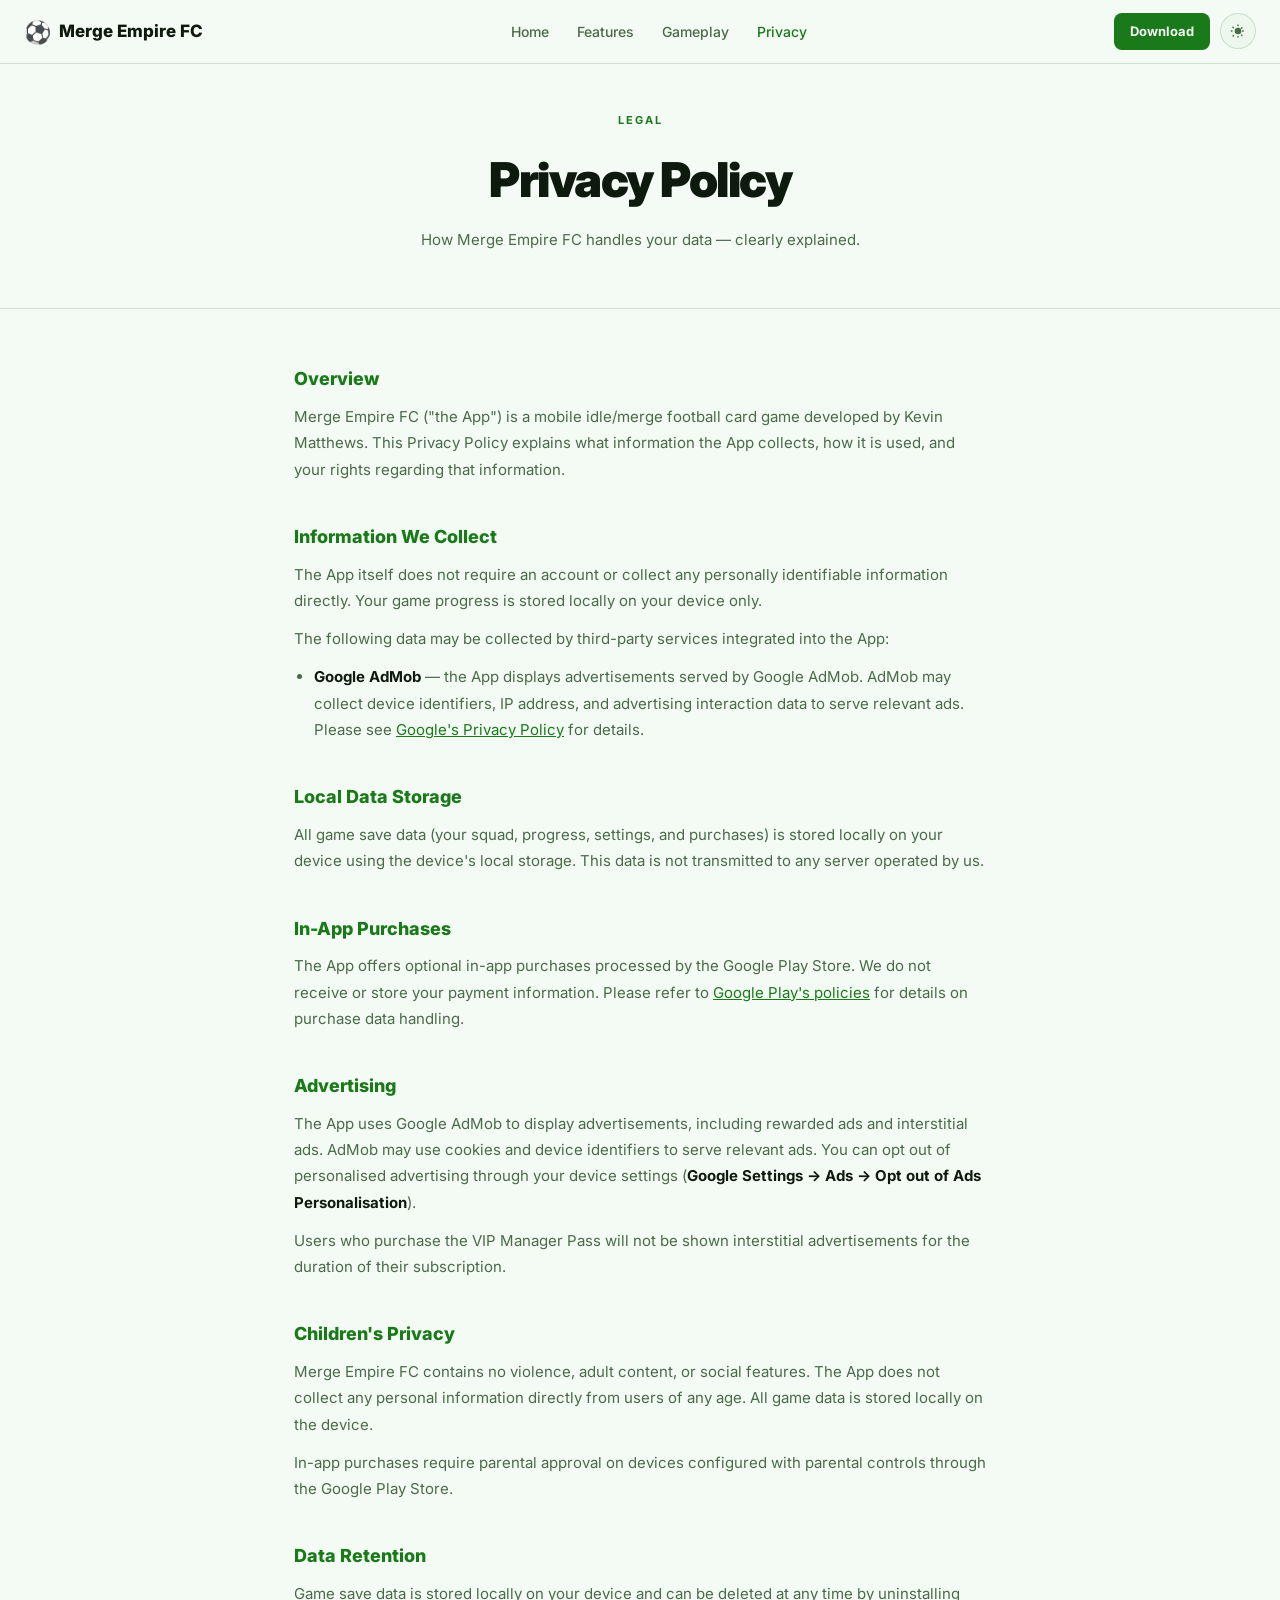
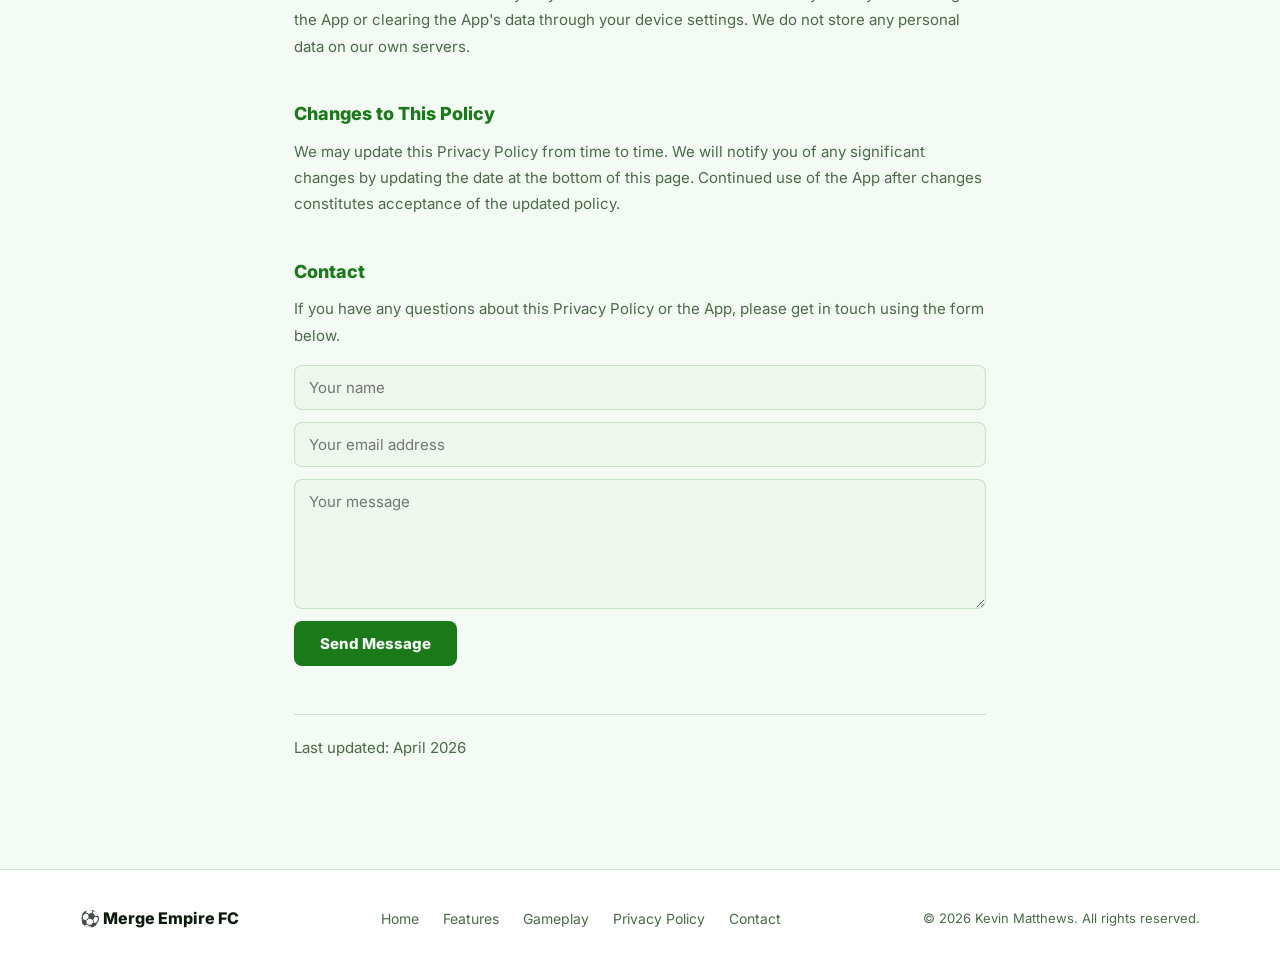
<file: privacy.html>
<!DOCTYPE html>
<html lang="en" data-theme="dark">
<head>
  <meta charset="UTF-8"/>
  <meta name="viewport" content="width=device-width, initial-scale=1.0"/>
  <meta name="description" content="Merge Empire FC — Privacy Policy. Learn how the app handles your data."/>
  <title>Privacy Policy — Merge Empire FC</title>
  <link rel="preconnect" href="https://fonts.googleapis.com"/>
  <link rel="preconnect" href="https://fonts.gstatic.com" crossorigin/>
  <link href="https://fonts.googleapis.com/css2?family=Inter:wght@400;500;600;700;800;900&display=swap" rel="stylesheet"/>
  <style>
    /* ============================================================
       THEME TOKENS  (identical to index.html)
       ============================================================ */
    :root {
      --font: 'Inter', -apple-system, BlinkMacSystemFont, 'Segoe UI', sans-serif;
      --radius-sm:  8px;
      --radius:    16px;
      --radius-lg: 24px;
      --t: 0.2s ease;
    }

    [data-theme="dark"] {
      --bg-base:       #080f08;
      --bg-surface:    #0e1a0e;
      --bg-card:       #122112;
      --bg-card-hover: #182e18;
      --text-primary:  #f0f8f0;
      --text-secondary:#7a9a7a;
      --accent:        #76e876;
      --accent-hover:  #5cd65c;
      --border:        rgba(118,232,118,0.12);
      --shadow:        rgba(0,0,0,0.5);
      --nav-bg:        rgba(8,15,8,0.82);
      --glow:          rgba(118,232,118,0.18);
    }

    [data-theme="light"] {
      --bg-base:       #f4faf4;
      --bg-surface:    #ffffff;
      --bg-card:       #edf7ed;
      --bg-card-hover: #dff0df;
      --text-primary:  #0e1a0e;
      --text-secondary:#4a6a4a;
      --accent:        #1a7a1a;
      --accent-hover:  #156015;
      --border:        rgba(26,122,26,0.18);
      --shadow:        rgba(0,0,0,0.08);
      --nav-bg:        rgba(244,250,244,0.88);
      --glow:          rgba(26,122,26,0.12);
    }

    /* ============================================================
       RESET & BASE
       ============================================================ */
    *, *::before, *::after { box-sizing: border-box; margin: 0; padding: 0; }
    html { scroll-behavior: smooth; }

    body {
      font-family: var(--font);
      background: var(--bg-base);
      color: var(--text-primary);
      line-height: 1.6;
      transition: background var(--t), color var(--t);
      -webkit-font-smoothing: antialiased;
    }

    a { color: var(--accent); }
    a:hover { color: var(--accent-hover); }

    /* ============================================================
       NAVBAR  (identical to index.html)
       ============================================================ */
    .nav {
      position: fixed;
      inset: 0 0 auto 0;
      z-index: 200;
      height: 64px;
      padding: 0 24px;
      display: flex;
      align-items: center;
      justify-content: space-between;
      background: var(--nav-bg);
      backdrop-filter: blur(16px);
      -webkit-backdrop-filter: blur(16px);
      border-bottom: 1px solid var(--border);
      transition: background var(--t);
    }

    .nav-logo {
      display: flex;
      align-items: center;
      gap: 8px;
      font-size: 17px;
      font-weight: 800;
      color: var(--text-primary);
      text-decoration: none;
      white-space: nowrap;
    }
    .nav-logo .logo-ball { font-size: 22px; line-height: 1; }

    .nav-links {
      display: flex;
      align-items: center;
      gap: 28px;
      list-style: none;
    }
    .nav-links a {
      font-size: 14px;
      font-weight: 500;
      color: var(--text-secondary);
      text-decoration: none;
      transition: color var(--t);
    }
    .nav-links a:hover,
    .nav-links a[aria-current="page"] { color: var(--accent); }

    .nav-right {
      display: flex;
      align-items: center;
      gap: 10px;
    }

    .nav-cta {
      background: var(--accent);
      color: var(--bg-base);
      font-size: 13px;
      font-weight: 700;
      padding: 8px 16px;
      border-radius: var(--radius-sm);
      text-decoration: none;
      transition: background var(--t), transform var(--t);
    }
    .nav-cta:hover {
      background: var(--accent-hover);
      color: var(--bg-base);
      transform: translateY(-1px);
    }

    .theme-btn {
      width: 36px; height: 36px;
      border-radius: 50%;
      border: 1px solid var(--border);
      background: var(--bg-card);
      display: flex; align-items: center; justify-content: center;
      cursor: pointer;
      transition: background var(--t);
      padding: 0;
    }
    .theme-btn:hover { background: var(--bg-card-hover); }
    .theme-btn svg { width: 16px; height: 16px; fill: var(--text-secondary); }
    .icon-sun  { display: none; }
    .icon-moon { display: block; }
    [data-theme="light"] .icon-sun  { display: block; }
    [data-theme="light"] .icon-moon { display: none; }

    /* ============================================================
       PAGE HERO
       ============================================================ */
    .page-hero {
      padding: 112px 24px 56px;
      text-align: center;
      border-bottom: 1px solid var(--border);
    }

    .page-hero .eyebrow {
      font-size: 11px;
      font-weight: 700;
      letter-spacing: 2px;
      text-transform: uppercase;
      color: var(--accent);
      margin-bottom: 12px;
    }

    .page-hero h1 {
      font-size: clamp(28px, 5vw, 48px);
      font-weight: 900;
      letter-spacing: -1.5px;
      color: var(--text-primary);
      margin-bottom: 10px;
    }

    .page-hero p {
      font-size: 15px;
      color: var(--text-secondary);
    }

    /* ============================================================
       POLICY CONTENT
       ============================================================ */
    .policy-wrap {
      max-width: 740px;
      margin: 0 auto;
      padding: 56px 24px 96px;
    }

    .policy-wrap h2 {
      font-size: 18px;
      font-weight: 800;
      color: var(--accent);
      margin: 40px 0 10px;
    }
    .policy-wrap h2:first-child { margin-top: 0; }

    .policy-wrap p {
      font-size: 15px;
      color: var(--text-secondary);
      margin-bottom: 12px;
      line-height: 1.75;
    }

    .policy-wrap ul {
      margin: 8px 0 14px 20px;
      font-size: 15px;
      color: var(--text-secondary);
      line-height: 1.75;
    }
    .policy-wrap ul li { margin-bottom: 6px; }

    .policy-wrap strong { color: var(--text-primary); }

    .updated {
      margin-top: 48px;
      font-size: 13px;
      color: var(--text-secondary);
      border-top: 1px solid var(--border);
      padding-top: 20px;
    }

    /* ============================================================
       CONTACT FORM
       ============================================================ */
    .contact-form {
      margin-top: 16px;
      display: flex;
      flex-direction: column;
      gap: 12px;
    }

    .contact-form input,
    .contact-form textarea {
      background: var(--bg-card);
      border: 1px solid var(--border);
      border-radius: var(--radius-sm);
      padding: 12px 14px;
      color: var(--text-primary);
      font-size: 15px;
      font-family: var(--font);
      width: 100%;
      outline: none;
      transition: border-color var(--t), background var(--t);
    }
    .contact-form input:focus,
    .contact-form textarea:focus {
      border-color: var(--accent);
      background: var(--bg-card-hover);
    }
    .contact-form textarea { min-height: 130px; resize: vertical; }

    .contact-form button {
      background: var(--accent);
      color: var(--bg-base);
      border: none;
      border-radius: var(--radius-sm);
      padding: 13px 26px;
      font-size: 15px;
      font-weight: 800;
      font-family: var(--font);
      cursor: pointer;
      align-self: flex-start;
      transition: background var(--t), transform var(--t);
    }
    .contact-form button:hover {
      background: var(--accent-hover);
      transform: translateY(-1px);
    }

    .form-success {
      display: none;
      color: var(--accent);
      font-weight: 700;
      font-size: 15px;
      margin-top: 8px;
    }

    /* ============================================================
       FOOTER  (identical to index.html)
       ============================================================ */
    .footer {
      background: var(--bg-surface);
      border-top: 1px solid var(--border);
      padding: 36px 24px;
    }
    .footer-inner {
      max-width: 1120px;
      margin: 0 auto;
      display: flex;
      align-items: center;
      justify-content: space-between;
      flex-wrap: wrap;
      gap: 20px;
    }
    .footer-brand { font-size: 16px; font-weight: 800; color: var(--text-primary); }
    .footer-links { display: flex; gap: 24px; flex-wrap: wrap; }
    .footer-links a {
      font-size: 14px;
      color: var(--text-secondary);
      text-decoration: none;
      transition: color var(--t);
    }
    .footer-links a:hover { color: var(--accent); }
    .footer-copy { font-size: 13px; color: var(--text-secondary); }

    /* ============================================================
       RESPONSIVE
       ============================================================ */
    @media (max-width: 768px) {
      .nav-links { display: none; }
      .footer-inner { flex-direction: column; text-align: center; }
      .footer-links { justify-content: center; }
    }
  </style>
</head>
<body>

  <!-- ── NAVBAR ───────────────────────────────────────────────── -->
  <nav class="nav">
    <a href="/" class="nav-logo">
      <span class="logo-ball">⚽</span>
      <span>Merge Empire FC</span>
    </a>

    <ul class="nav-links">
      <li><a href="/">Home</a></li>
      <li><a href="/#features">Features</a></li>
      <li><a href="/#video">Gameplay</a></li>
      <li><a href="privacy.html" aria-current="page">Privacy</a></li>
    </ul>

    <div class="nav-right">
      <a href="https://play.google.com/store/search?q=merge+empire+fc" class="nav-cta" target="_blank" rel="noopener">Download</a>
      <button class="theme-btn" id="themeToggle" aria-label="Toggle light/dark mode">
        <svg class="icon-sun" viewBox="0 0 24 24">
          <path d="M12 17a5 5 0 1 0 0-10 5 5 0 0 0 0 10zm0 2a1 1 0 0 1 1 1v1a1 1 0 1 1-2 0v-1a1 1 0 0 1 1-1zm0-14a1 1 0 0 1-1-1V3a1 1 0 1 1 2 0v1a1 1 0 0 1-1 1zm9 7a1 1 0 0 1-1 1h-1a1 1 0 1 1 0-2h1a1 1 0 0 1 1 1zM4 12a1 1 0 0 1-1 1H2a1 1 0 1 1 0-2h1a1 1 0 0 1 1 1zm14.657-5.657a1 1 0 0 1 0 1.414l-.707.707a1 1 0 1 1-1.414-1.414l.707-.707a1 1 0 0 1 1.414 0zM6.05 17.95a1 1 0 0 1 0 1.414l-.707.707a1 1 0 1 1-1.414-1.414l.707-.707a1 1 0 0 1 1.414 0zm12.607 1.414a1 1 0 0 1-1.414 0l-.707-.707a1 1 0 0 1 1.414-1.414l.707.707a1 1 0 0 1 0 1.414zM5.757 7.757a1 1 0 0 1-1.414 0l-.707-.707a1 1 0 1 1 1.414-1.414l.707.707a1 1 0 0 1 0 1.414z"/>
        </svg>
        <svg class="icon-moon" viewBox="0 0 24 24">
          <path d="M21 12.79A9 9 0 1 1 11.21 3 7 7 0 0 0 21 12.79z"/>
        </svg>
      </button>
    </div>
  </nav>

  <!-- ── PAGE HERO ─────────────────────────────────────────────── -->
  <div class="page-hero">
    <div class="eyebrow">Legal</div>
    <h1>Privacy Policy</h1>
    <p>How Merge Empire FC handles your data — clearly explained.</p>
  </div>

  <!-- ── POLICY BODY ───────────────────────────────────────────── -->
  <div class="policy-wrap">

    <h2>Overview</h2>
    <p>Merge Empire FC ("the App") is a mobile idle/merge football card game developed by Kevin Matthews. This Privacy Policy explains what information the App collects, how it is used, and your rights regarding that information.</p>

    <h2>Information We Collect</h2>
    <p>The App itself does not require an account or collect any personally identifiable information directly. Your game progress is stored locally on your device only.</p>
    <p>The following data may be collected by third-party services integrated into the App:</p>
    <ul>
      <li><strong>Google AdMob</strong> — the App displays advertisements served by Google AdMob. AdMob may collect device identifiers, IP address, and advertising interaction data to serve relevant ads. Please see <a href="https://policies.google.com/privacy" target="_blank" rel="noopener">Google's Privacy Policy</a> for details.</li>
    </ul>

    <h2>Local Data Storage</h2>
    <p>All game save data (your squad, progress, settings, and purchases) is stored locally on your device using the device's local storage. This data is not transmitted to any server operated by us.</p>

    <h2>In-App Purchases</h2>
    <p>The App offers optional in-app purchases processed by the Google Play Store. We do not receive or store your payment information. Please refer to <a href="https://play.google.com/about/privacy-security-deception/" target="_blank" rel="noopener">Google Play's policies</a> for details on purchase data handling.</p>

    <h2>Advertising</h2>
    <p>The App uses Google AdMob to display advertisements, including rewarded ads and interstitial ads. AdMob may use cookies and device identifiers to serve relevant ads. You can opt out of personalised advertising through your device settings (<strong>Google Settings → Ads → Opt out of Ads Personalisation</strong>).</p>
    <p>Users who purchase the VIP Manager Pass will not be shown interstitial advertisements for the duration of their subscription.</p>

    <h2>Children's Privacy</h2>
    <p>Merge Empire FC contains no violence, adult content, or social features. The App does not collect any personal information directly from users of any age. All game data is stored locally on the device.</p>
    <p>In-app purchases require parental approval on devices configured with parental controls through the Google Play Store.</p>

    <h2>Data Retention</h2>
    <p>Game save data is stored locally on your device and can be deleted at any time by uninstalling the App or clearing the App's data through your device settings. We do not store any personal data on our own servers.</p>

    <h2>Changes to This Policy</h2>
    <p>We may update this Privacy Policy from time to time. We will notify you of any significant changes by updating the date at the bottom of this page. Continued use of the App after changes constitutes acceptance of the updated policy.</p>

    <h2 id="contact">Contact</h2>
    <p>If you have any questions about this Privacy Policy or the App, please get in touch using the form below.</p>

    <form class="contact-form" action="https://formspree.io/f/mgorzbnz" method="POST">
      <input type="text"  name="name"    placeholder="Your name"          required/>
      <input type="email" name="email"   placeholder="Your email address" required/>
      <textarea           name="message" placeholder="Your message"       required></textarea>
      <input type="hidden" name="_subject" value="Merge Empire FC — Contact Form"/>
      <button type="submit">Send Message</button>
    </form>
    <p class="form-success" id="formSuccess">✅ Message sent! We'll get back to you soon.</p>

    <p class="updated">Last updated: April 2026</p>
  </div>

  <!-- ── FOOTER ───────────────────────────────────────────────── -->
  <footer class="footer">
    <div class="footer-inner">
      <span class="footer-brand">⚽ Merge Empire FC</span>
      <nav class="footer-links">
        <a href="/">Home</a>
        <a href="/#features">Features</a>
        <a href="/#video">Gameplay</a>
        <a href="privacy.html">Privacy Policy</a>
        <a href="#contact">Contact</a>
      </nav>
      <span class="footer-copy">© 2026 Kevin Matthews. All rights reserved.</span>
    </div>
  </footer>

  <!-- ── THEME ENGINE + FORM ──────────────────────────────────── -->
  <script>
    (function () {
      var html = document.documentElement;
      var btn  = document.getElementById('themeToggle');
      var saved = localStorage.getItem('mefcTheme');
      var sys   = window.matchMedia('(prefers-color-scheme: light)').matches ? 'light' : 'dark';
      html.setAttribute('data-theme', saved || sys);

      btn.addEventListener('click', function () {
        var next = html.getAttribute('data-theme') === 'dark' ? 'light' : 'dark';
        html.setAttribute('data-theme', next);
        localStorage.setItem('mefcTheme', next);
      });
    })();

    var form = document.querySelector('.contact-form');
    form && form.addEventListener('submit', async function (e) {
      e.preventDefault();
      var res = await fetch(form.action, {
        method: 'POST',
        body: new FormData(form),
        headers: { Accept: 'application/json' }
      });
      if (res.ok) {
        form.style.display = 'none';
        document.getElementById('formSuccess').style.display = 'block';
      }
    });
  </script>

</body>
</html>
</file>
<file: css/styles.css>
/* =========================================================
   MERGE EMPIRE FC — design system
   The world is documented in /DESIGN.md. Rarity is the palette:
   the page is near-black until a card appears.
   ========================================================= */

:root{
  /* ground */
  --ink:#07090f; --ink-2:#0d111b; --ink-3:#141a28;
  /* ink on ground */
  --paper:#f2f5fa; --mute:#8a99b5; --dim:#55637d;
  /* the tier ladder — the only accents in the system */
  --bronze:#ff9a3c; --silver:#cfd8dc; --gold:#ffd23f;
  --champion:#b79cff; --legend:#e6a8ff; --ultimate:#ffe27a;
  --pitch:#00c853;
  /* edges */
  --edge:rgba(255,255,255,.09); --edge-hi:rgba(255,255,255,.2);
  /* metrics */
  --bar-h:64px; --nav-h:66px; --radius:18px; --radius-sm:12px;
  --shadow:0 30px 60px rgba(0,0,0,.65);
}

*{margin:0;padding:0;box-sizing:border-box}
html{scroll-behavior:smooth;-webkit-text-size-adjust:100%}
body{
  background:var(--ink);color:var(--paper);
  font:400 17px/1.65 Archivo,system-ui,-apple-system,sans-serif;
  overflow-x:hidden;-webkit-font-smoothing:antialiased;text-rendering:optimizeLegibility;
}
img{display:block;max-width:100%;height:auto;overflow:hidden}
a{color:inherit;text-decoration:none}
button{font:inherit;color:inherit;background:none;border:0;cursor:pointer}
:focus-visible{outline:2px solid var(--gold);outline-offset:3px;border-radius:4px}

h1,h2,h3,.display{
  font-family:'Big Shoulders Display',Impact,sans-serif;font-weight:900;
  line-height:.86;letter-spacing:-.01em;text-transform:uppercase;
  word-spacing:.14em; /* condensed face; words join without it */
}
.container{max-width:1240px;margin:0 auto;padding:0 24px}
.eyebrow{font:600 13px/1 Archivo,sans-serif;letter-spacing:.22em;word-spacing:.1em;text-transform:uppercase;color:var(--mute)}
.sr-only{position:absolute;width:1px;height:1px;overflow:hidden;clip:rect(0 0 0 0);white-space:nowrap}

/* ---------------------------------------------------------
   NAV
   --------------------------------------------------------- */
.navbar{
  position:fixed;top:0;left:0;right:0;z-index:70;height:var(--nav-h);
  display:flex;align-items:center;transition:background .3s,border-color .3s;
  border-bottom:1px solid transparent;
}
.navbar.scrolled{background:rgba(7,9,15,.88);backdrop-filter:blur(14px);border-bottom-color:var(--edge)}
.nav-container{max-width:1240px;margin:0 auto;padding:0 24px;width:100%;display:flex;align-items:center;gap:24px}
.nav-logo{display:flex;align-items:center;gap:11px;font-family:'Big Shoulders Display',sans-serif;
  font-weight:800;font-size:23px;letter-spacing:.01em;text-transform:uppercase}
.nav-logo img{width:32px;height:32px;border-radius:8px}
.nav-links{display:flex;gap:26px;margin-left:auto;list-style:none;align-items:center}
.nav-links a{font-size:14.5px;font-weight:500;color:var(--mute);transition:color .18s}
.nav-links a:hover{color:var(--paper)}
.nav-cta{padding:9px 17px;border-radius:999px;background:var(--gold);color:#0a0d14!important;
  font-weight:700!important;transition:background .18s,transform .18s}
.nav-cta:hover{background:#ffdf6b;transform:translateY(-1px)}
.nav-toggle{display:none;flex-direction:column;gap:5px;margin-left:auto;padding:8px}
.nav-toggle span{width:22px;height:2px;background:var(--paper);transition:transform .25s,opacity .2s}
.nav-toggle.open span:nth-child(1){transform:translateY(7px) rotate(45deg)}
.nav-toggle.open span:nth-child(2){opacity:0}
.nav-toggle.open span:nth-child(3){transform:translateY(-7px) rotate(-45deg)}

/* ---------------------------------------------------------
   ARENA / HERO
   --------------------------------------------------------- */
.arena{position:relative;min-height:100svh;display:flex;flex-direction:column;justify-content:center;
  padding:calc(var(--nav-h) + 40px) 0 72px;overflow:hidden}
.arena::before{content:"";position:absolute;inset:-20% -20% auto;height:130%;pointer-events:none;
  background:radial-gradient(60% 55% at 50% 22%,rgba(255,210,63,.16),rgba(255,210,63,.05) 38%,transparent 70%)}
.arena::after{content:"";position:absolute;inset:0;pointer-events:none;
  background:repeating-linear-gradient(0deg,rgba(255,255,255,.014) 0 1px,transparent 1px 3px)}
.floor{position:absolute;left:50%;bottom:12%;width:min(1100px,92vw);height:220px;transform:translateX(-50%);
  background:radial-gradient(50% 50% at 50% 50%,rgba(255,210,63,.14),transparent 72%);filter:blur(24px);
  pointer-events:none;animation:breathe 7s ease-in-out infinite}
@keyframes breathe{0%,100%{opacity:.85;transform:translateX(-50%) scale(1)}50%{opacity:1;transform:translateX(-50%) scale(1.05)}}

.hero-grid{position:relative;z-index:2;display:grid;grid-template-columns:minmax(0,1fr) minmax(0,1.05fr);
  gap:56px;align-items:center}
.hero-title{font-size:clamp(58px,8.6vw,132px)}
.hero-title span{display:block}
.hero-title .gold{color:var(--gold)}
.hero-sub{margin-top:26px;max-width:36ch;color:#c3cee0;font-size:clamp(17px,1.5vw,20px)}

.stores{display:flex;flex-wrap:wrap;gap:12px;margin-top:32px}
.store{display:inline-flex;align-items:center;gap:12px;padding:13px 22px 13px 18px;border-radius:14px;
  background:var(--paper);color:#0a0d14;font-weight:700;box-shadow:0 10px 30px rgba(0,0,0,.5);
  transition:transform .18s cubic-bezier(.2,.8,.3,1),box-shadow .18s}
.store small{display:block;font:500 10.5px/1 Archivo,sans-serif;letter-spacing:.14em;text-transform:uppercase;opacity:.62}
.store strong{display:block;font-size:16.5px;line-height:1.2;letter-spacing:-.01em}
.store:hover{transform:translateY(-3px) scale(1.02);box-shadow:0 16px 40px rgba(0,0,0,.6)}
.store.ghost{background:transparent;color:var(--paper);border:1.5px solid var(--edge-hi);box-shadow:none}
.store.ghost:hover{border-color:var(--gold);color:var(--gold)}


/* ---------------------------------------------------------
   CARDS — the atom
   --------------------------------------------------------- */
.card{
  border-radius:var(--radius);overflow:hidden;background:var(--ink-3);border:1.5px solid var(--edge);
  box-shadow:var(--shadow);position:relative;
}
.card img{width:100%;aspect-ratio:1;object-fit:cover}
.card .meta{padding:12px 14px 14px;display:flex;align-items:center;justify-content:space-between;gap:8px}
.card .pos{font:700 11px/1 Archivo,sans-serif;letter-spacing:.16em;color:var(--mute)}
.card .tier{font-family:'Big Shoulders Display',sans-serif;font-weight:800;font-size:22px;line-height:1;color:var(--t,#fff)}
.card::after{content:"";position:absolute;inset:0;border-radius:var(--radius);pointer-events:none;
  box-shadow:inset 0 0 0 1.5px var(--t,transparent),inset 0 -70px 60px -60px var(--t,transparent)}
.t-bronze{--t:var(--bronze)} .t-silver{--t:var(--silver)} .t-gold{--t:var(--gold)}
.t-champion{--t:var(--champion)} .t-legend{--t:var(--legend)} .t-ultimate{--t:var(--ultimate)}

/* the dealt hand */
.pack{position:relative;height:min(560px,62vw);display:flex;align-items:center;justify-content:center;
  perspective:1400px;transition:transform .5s cubic-bezier(.2,.9,.3,1)}
.pack .card{position:absolute;width:min(232px,26vw);aspect-ratio:3/4.2;transform-style:preserve-3d;
  transition:transform .85s cubic-bezier(.16,1,.3,1),box-shadow .5s}
.pack:not(.opened) .card{transform:translate3d(var(--sx),var(--sy),0) rotate(var(--sr)) scale(.96)}
.pack:not(.opened) .card:nth-of-type(1){--sx:0;--sy:0;--sr:-3deg}
.pack:not(.opened) .card:nth-of-type(2){--sx:8px;--sy:-6px;--sr:1.5deg}
.pack:not(.opened) .card:nth-of-type(3){--sx:16px;--sy:-12px;--sr:5deg}
.pack:not(.opened) .card:nth-of-type(4){--sx:24px;--sy:-18px;--sr:8.5deg}
.pack:not(.opened) .card:nth-of-type(5){--sx:32px;--sy:-24px;--sr:12deg}
.pack.opened .card{transform:translate3d(var(--dx),var(--dy),var(--dz)) rotate(var(--dr))}
.pack.opened .card:nth-of-type(1){--dx:-46%;--dy:26px;--dz:-160px;--dr:-13deg;transition-delay:.02s}
.pack.opened .card:nth-of-type(2){--dx:-24%;--dy:2px;--dz:-70px;--dr:-6.5deg;transition-delay:.09s}
.pack.opened .card:nth-of-type(3){--dx:0;--dy:-14px;--dz:40px;--dr:0deg;transition-delay:.16s}
.pack.opened .card:nth-of-type(4){--dx:24%;--dy:2px;--dz:-70px;--dr:6.5deg;transition-delay:.23s}
.pack.opened .card:nth-of-type(5){--dx:46%;--dy:26px;--dz:-160px;--dr:13deg;transition-delay:.3s}
.pack.opened .card[data-hero]{box-shadow:var(--shadow),0 0 0 2px var(--gold),0 0 90px rgba(255,210,63,.5);
  animation:strike .7s .34s cubic-bezier(.2,1.1,.4,1) both}
@keyframes strike{0%{filter:brightness(1)}40%{filter:brightness(1.45)}100%{filter:brightness(1)}}
.deal{position:absolute;bottom:-8px;left:50%;transform:translateX(-50%);z-index:5;
  font:700 12.5px/1 Archivo,sans-serif;letter-spacing:.2em;text-transform:uppercase;
  padding:14px 26px;border-radius:999px;border:1.5px solid var(--gold);color:var(--gold);
  background:rgba(255,210,63,.07);transition:background .2s,transform .2s}
.deal:hover{background:rgba(255,210,63,.16);transform:translateX(-50%) translateY(-2px)}

/* ---------------------------------------------------------
   SECTIONS
   --------------------------------------------------------- */
section{position:relative;padding:120px 0}
.sec-head{max-width:60ch;margin-bottom:56px}
.sec-head h2{font-size:clamp(42px,6vw,88px);margin:14px 0 18px}
.sec-head p{color:#b2bfd6;max-width:52ch}

/* tier ladder rail */
.ladder{display:grid;grid-auto-flow:column;grid-auto-columns:minmax(168px,1fr);gap:16px;
  overflow-x:auto;overflow-y:hidden;padding-bottom:20px;scroll-snap-type:x mandatory;
  scrollbar-width:thin;scrollbar-color:var(--edge-hi) transparent}
.rung{scroll-snap-align:start;border-radius:var(--radius-sm);overflow:hidden;background:var(--ink-2);
  border:1px solid var(--edge);opacity:0;transform:translateY(28px);
  transition:opacity .6s,transform .6s,border-color .3s}
.rung.in{opacity:1;transform:none}
.rung:hover{border-color:var(--t,var(--edge-hi))}
.rung img{width:100%;aspect-ratio:1;object-fit:cover}
.rung .lab{padding:12px 14px 16px;display:flex;flex-wrap:wrap;align-items:baseline;justify-content:space-between;gap:10px}
.rung .lab b{font-family:'Big Shoulders Display',sans-serif;font-size:24px;font-weight:800;color:var(--t,#fff);line-height:1}
.rung .lab span{font:500 10.5px/1.3 Archivo,sans-serif;letter-spacing:.1em;text-transform:uppercase;color:var(--dim);text-align:right}

/* feature cells */
.feats{display:grid;grid-template-columns:repeat(auto-fit,minmax(280px,1fr));gap:1px;
  background:var(--edge);border:1px solid var(--edge);border-radius:20px;overflow:hidden}
.feat{background:var(--ink);padding:36px 30px 40px;transition:background .25s}
.feat:hover{background:var(--ink-3)}
.feat .n{font-family:'Big Shoulders Display',sans-serif;font-size:15px;font-weight:800;color:var(--gold);letter-spacing:.14em}
.feat h3{font-size:31px;margin:12px 0 10px}
.feat p{font-size:15.5px;color:var(--mute);line-height:1.6}

/* division ladder */
.divs{display:flex;flex-direction:column;gap:10px}
.div-row{display:grid;grid-template-columns:76px 1fr auto;gap:22px;align-items:center;
  padding:18px 22px;border-radius:var(--radius-sm);background:var(--ink-2);border:1px solid var(--edge);
  opacity:0;transform:translateY(20px);transition:opacity .5s,transform .5s,border-color .25s,background .25s}
.div-row.in{opacity:1;transform:none}
.div-row:hover{border-color:var(--d);background:var(--ink-3)}
.div-row img{width:76px;height:76px;object-fit:cover;border-radius:10px}
.div-row h3{font-size:29px;color:var(--d)}
.div-row p{font-size:14.5px;color:var(--mute);margin-top:4px;max-width:56ch}
.div-rank{font-family:'Big Shoulders Display',sans-serif;font-weight:800;font-size:15px;
  letter-spacing:.1em;color:var(--dim);white-space:nowrap}

/* club assets */
.club{display:grid;grid-template-columns:repeat(auto-fit,minmax(250px,1fr));gap:20px}
.asset{border-radius:var(--radius);overflow:hidden;background:var(--ink-2);border:1px solid var(--edge);
  opacity:0;transform:translateY(24px);transition:opacity .6s,transform .6s,border-color .25s}
.asset.in{opacity:1;transform:none}
.asset:hover{border-color:var(--edge-hi)}
.asset img{width:100%;aspect-ratio:1;object-fit:cover}
.asset .txt{padding:20px 22px 26px}
.asset h3{font-size:27px;margin-bottom:8px}
.asset p{font-size:15px;color:var(--mute);line-height:1.55}

/* video */
.tube{position:relative;border-radius:22px;overflow:hidden;border:1px solid var(--edge);aspect-ratio:16/9;
  background:#000;box-shadow:0 40px 90px rgba(0,0,0,.6)}
.tube iframe{position:absolute;inset:0;width:100%;height:100%;border:0}

/* closing call */
.close{text-align:center;padding:140px 0 170px;position:relative;overflow:hidden}
.close::before{content:"";position:absolute;left:50%;top:0;width:120%;height:100%;transform:translateX(-50%);
  background:radial-gradient(50% 60% at 50% 40%,rgba(255,210,63,.15),transparent 70%)}
.close h2{font-size:clamp(52px,9vw,140px);position:relative}
.close p{position:relative;color:#b2bfd6;margin:18px auto 34px;max-width:46ch}
.close .stores{justify-content:center;position:relative}

/* ---------------------------------------------------------
   FIXED STORE BAR — a store link is always on screen
   --------------------------------------------------------- */
.bar{position:fixed;left:0;right:0;bottom:0;z-index:60;height:var(--bar-h);display:flex;
  background:rgba(7,9,15,.88);backdrop-filter:blur(14px);border-top:1px solid var(--edge);
  transform:translateY(110%);transition:transform .45s cubic-bezier(.2,.9,.3,1)}
.bar.show{transform:none}
.bar a{flex:1;display:flex;align-items:center;justify-content:center;gap:9px;
  font:700 13.5px/1 Archivo,sans-serif;border-right:1px solid var(--edge);transition:background .2s}
.bar a:last-child{border-right:0}
.bar a:hover{background:rgba(255,255,255,.06)}
.bar a.pri{background:var(--gold);color:#0a0d14}
.bar a.pri:hover{background:#ffdf6b}

/* ---------------------------------------------------------
   FOOTER
   --------------------------------------------------------- */
footer{border-top:1px solid var(--edge);padding:56px 0 calc(var(--bar-h) + 40px)}
.fgrid{display:grid;grid-template-columns:1.4fr 1fr 1fr;gap:36px}
.fbrand{display:flex;align-items:center;gap:11px;font-family:'Big Shoulders Display',sans-serif;
  font-weight:800;font-size:23px;text-transform:uppercase}
.fbrand img{width:34px;height:34px;border-radius:9px}
.fgrid p{color:var(--dim);font-size:14.5px;margin-top:14px;max-width:38ch}
.fcol h4{font:700 12px/1 Archivo,sans-serif;letter-spacing:.18em;text-transform:uppercase;color:var(--mute);margin-bottom:16px}
.fcol ul{list-style:none;display:flex;flex-direction:column;gap:10px}
.fcol a{font-size:14.5px;color:var(--dim);transition:color .18s}
.fcol a:hover{color:var(--gold)}
.fbase{margin-top:44px;padding-top:24px;border-top:1px solid var(--edge);color:var(--dim);font-size:13.5px;
  display:flex;justify-content:space-between;gap:18px;flex-wrap:wrap}

/* ---------------------------------------------------------
   COMPLIANCE PAGES — the world, without the arena
   --------------------------------------------------------- */
.doc-hero{padding:calc(var(--nav-h) + 72px) 0 44px;border-bottom:1px solid var(--edge);position:relative}
.doc-hero::before{content:"";position:absolute;inset:0;pointer-events:none;
  background:radial-gradient(50% 120% at 50% -10%,rgba(255,210,63,.1),transparent 70%)}
.doc-hero h1{font-size:clamp(40px,7vw,86px);position:relative}
.doc-hero p{color:var(--mute);margin-top:12px;position:relative;font-size:15.5px}
.doc{max-width:720px;margin:0 auto;padding:56px 24px calc(var(--bar-h) + 80px)}
.doc h2{font-size:30px;margin:48px 0 14px;color:var(--gold)}
.doc h2:first-child{margin-top:0}
.doc p{margin-bottom:16px;color:#c3cee0;font-size:16.5px}
.doc ul,.doc ol{margin:0 0 20px 22px;color:#c3cee0}
.doc li{margin-bottom:10px;font-size:16.5px}
.doc a{color:var(--gold);text-decoration:underline;text-underline-offset:3px}
.doc strong{color:var(--paper)}
.doc-updated{margin-top:48px;padding-top:22px;border-top:1px solid var(--edge);color:var(--dim);font-size:14px}
.doc-cta{display:inline-block;margin:6px 0 20px;padding:14px 24px;border-radius:12px;background:var(--gold);
  color:#0a0d14;font-weight:700;text-decoration:none!important;transition:background .18s,transform .18s}
.doc-cta:hover{background:#ffdf6b;transform:translateY(-2px)}

/* the contact / deletion form */
.form{display:flex;flex-direction:column;gap:12px;margin:22px 0 8px}
.form input,.form textarea{background:var(--ink-2);border:1px solid var(--edge);border-radius:12px;
  padding:14px 16px;color:var(--paper);font:400 16px/1.5 Archivo,sans-serif;transition:border-color .2s}
.form input:focus,.form textarea:focus{outline:none;border-color:var(--gold)}
.form textarea{min-height:130px;resize:vertical}
.form button{background:var(--gold);color:#0a0d14;font-weight:700;padding:15px 22px;border-radius:12px;
  transition:background .18s,transform .18s}
.form button:hover{background:#ffdf6b;transform:translateY(-2px)}
.form-success{display:none;margin-top:14px;padding:15px 18px;border-radius:12px;
  background:rgba(0,200,83,.1);border:1px solid rgba(0,200,83,.3);color:var(--pitch);font-weight:600}

/* ---------------------------------------------------------
   RESPONSIVE
   --------------------------------------------------------- */
@media(max-width:900px){
  .nav-links{position:fixed;inset:var(--nav-h) 0 auto;flex-direction:column;gap:0;
    background:rgba(7,9,15,.97);backdrop-filter:blur(16px);border-bottom:1px solid var(--edge);
    padding:8px 24px 22px;display:none}
  .nav-links.open{display:flex}
  .nav-links li{width:100%;border-bottom:1px solid var(--edge)}
  .nav-links li:last-child{border-bottom:0;padding-top:14px}
  .nav-links a{display:block;padding:15px 0;font-size:16px}
  .nav-toggle{display:flex}
  .hero-grid{grid-template-columns:1fr;gap:34px}
  .pack{height:min(430px,90vw);order:-1}
  .pack .card{width:min(180px,40vw)}
  section{padding:84px 0}
  .close{padding:96px 0 120px}
  .div-row{grid-template-columns:56px 1fr;gap:16px;padding:16px}
  .div-row img{width:56px;height:56px}
  .div-rank{grid-column:2;margin-top:2px}
  .fgrid{grid-template-columns:1fr;gap:30px}
}

@media(prefers-reduced-motion:reduce){
  *,*::before,*::after{animation-duration:.01ms!important;animation-iteration-count:1!important;
    transition-duration:.01ms!important;scroll-behavior:auto!important}
  .rung,.div-row,.asset{opacity:1!important;transform:none!important}
}
</file>
